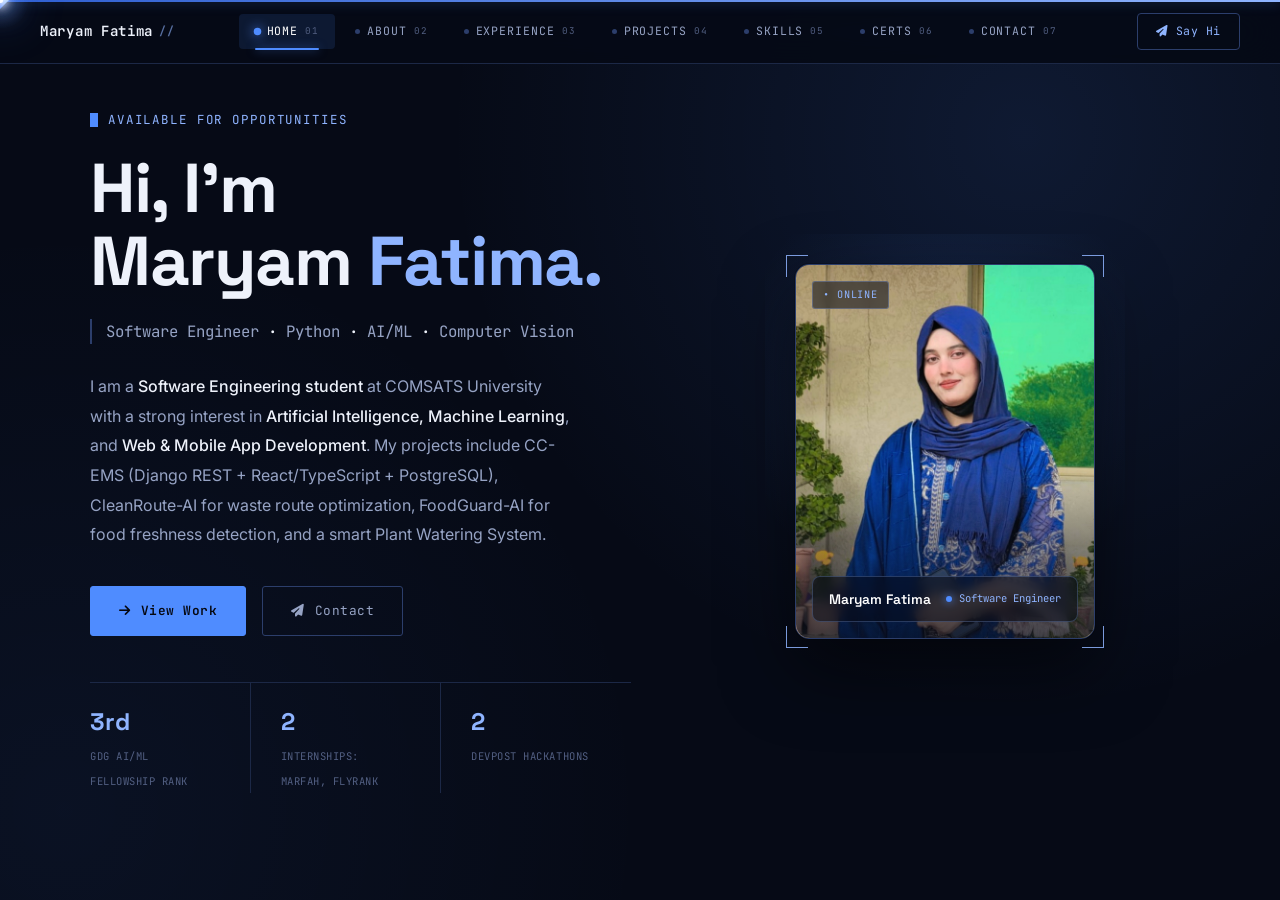
<file: index.html>
<!DOCTYPE html>
<html lang="en">
<head>
<meta charset="UTF-8" />
<meta name="viewport" content="width=device-width, initial-scale=1.0" />
<title>Maryam Fatima — Software Engineer · Python, AI/ML</title>
<link rel="preconnect" href="https://fonts.googleapis.com">
<link href="https://fonts.googleapis.com/css2?family=Space+Grotesk:wght@400;500;600;700&family=JetBrains+Mono:wght@400;500;600&family=Inter:wght@300;400;500;600;700&display=swap" rel="stylesheet">
<link rel="stylesheet" href="https://cdnjs.cloudflare.com/ajax/libs/font-awesome/6.5.0/css/all.min.css" />
<link rel="stylesheet" href="assets/css/style.css" />
</head>
<body>

<div class="cur-wrap" id="curWrap">
  <div class="cur-halo" id="curHalo"></div>
  <div class="cur-orbit" id="curOrbit"></div>
  <div class="cur-core" id="curCore"></div>
</div>
<div class="cur-trail" id="curTrail"><span></span><span></span><span></span>
</div>
<div class="cur-ring2" id="curRing2"></div>
<div class="cur-label" id="curLabel"></div>

<div class="progress-track"><div class="progress-fill"></div></div>

<nav class="topnav">
  <a href="index.html" class="logo"><span class="logo-Maryam Fatima">Maryam Fatima</span><span class="logo-slash">//</span></a>
  <ul class="navlinks" id="navLinks">
    <li><a href="index.html" class="active"><span class="nav-dot"></span> Home <span class="nav-num">01</span></a></li>
    <li><a href="about.html"><span class="nav-dot"></span> About <span class="nav-num">02</span></a></li>
    <li><a href="experience.html"><span class="nav-dot"></span> Experience <span class="nav-num">03</span></a></li>
    <li><a href="projects.html"><span class="nav-dot"></span> Projects <span class="nav-num">04</span></a></li>
    <li><a href="skills.html"><span class="nav-dot"></span> Skills <span class="nav-num">05</span></a></li>
    <li><a href="certifications.html"><span class="nav-dot"></span> Certs <span class="nav-num">06</span></a></li>
    <li><a href="contact.html"><span class="nav-dot"></span> Contact <span class="nav-num">07</span></a></li>
  </ul>
  <button class="menu-toggle" id="menuToggle" aria-label="Toggle menu">
    <span></span><span></span><span></span>
  </button>
  <a href="contact.html" class="nav-cta"><i class="fas fa-paper-plane"></i> Say Hi</a>
</nav>

<div class="page-content home-hero">
  <div class="container">
    <div class="intro-grid">
      <div class="intro-copy">
        <div class="kicker"><span class="blink"></span> AVAILABLE FOR OPPORTUNITIES</div>
        <h1>Hi, I'm<br>Maryam <span class="last">Fatima.</span></h1>
        <div class="role-line">Software Engineer <b>&middot;</b> Python <b>&middot;</b> AI/ML <b>&middot;</b> Computer Vision</div>
        <p class="intro-desc">
          I am a <strong>Software Engineering student</strong> at COMSATS University with a strong interest in
          <strong>Artificial Intelligence, Machine Learning</strong>, and <strong>Web &amp; Mobile App Development</strong>.
          My projects include CC-EMS (Django REST + React/TypeScript + PostgreSQL), CleanRoute-AI for waste
          route optimization, FoodGuard-AI for food freshness detection, and a smart Plant Watering System.
        </p>
        <div class="cta-row">
          <a href="projects.html" class="btn btn-solid magnetic"><i class="fas fa-arrow-right"></i> View Work</a>
          <a href="contact.html" class="btn btn-ghost magnetic"><i class="fas fa-paper-plane"></i> Contact</a>
        </div>
        <div class="metric-row">
          <div class="metric"><b>3rd</b><span>GDG AI/ML FELLOWSHIP RANK</span></div>
          <div class="metric"><b>2</b><span>INTERNSHIPS: MARFAH, FLYRANK</span></div>
          <div class="metric"><b>2</b><span>DEVPOST HACKATHONS</span></div>
        </div>
      </div>
      <div class="intro-visual">
        <div class="avatar-frame magnetic" data-cursor="Hi!" data-magnet-strength="0.15">
          <div class="avatar-glow"></div>
          <span class="av-corner tl"></span>
          <span class="av-corner tr"></span>
          <span class="av-corner bl"></span>
          <span class="av-corner br"></span>
          <div class="avatar-photo">
            <span class="av-tag">&bull; ONLINE</span>
            <img src="assets/images/profile.jpeg" alt="Maryam Fatima" />
            <div class="badge-pill">
              <span class="pname">Maryam Fatima</span>
              <span class="prole"><span class="pulse"></span>Software Engineer</span>
            </div>
          </div>
        </div>
      </div>
    </div>
  </div>
</div>

<script src="assets/js/cursor.js"></script>
</body>
</html>
</file>
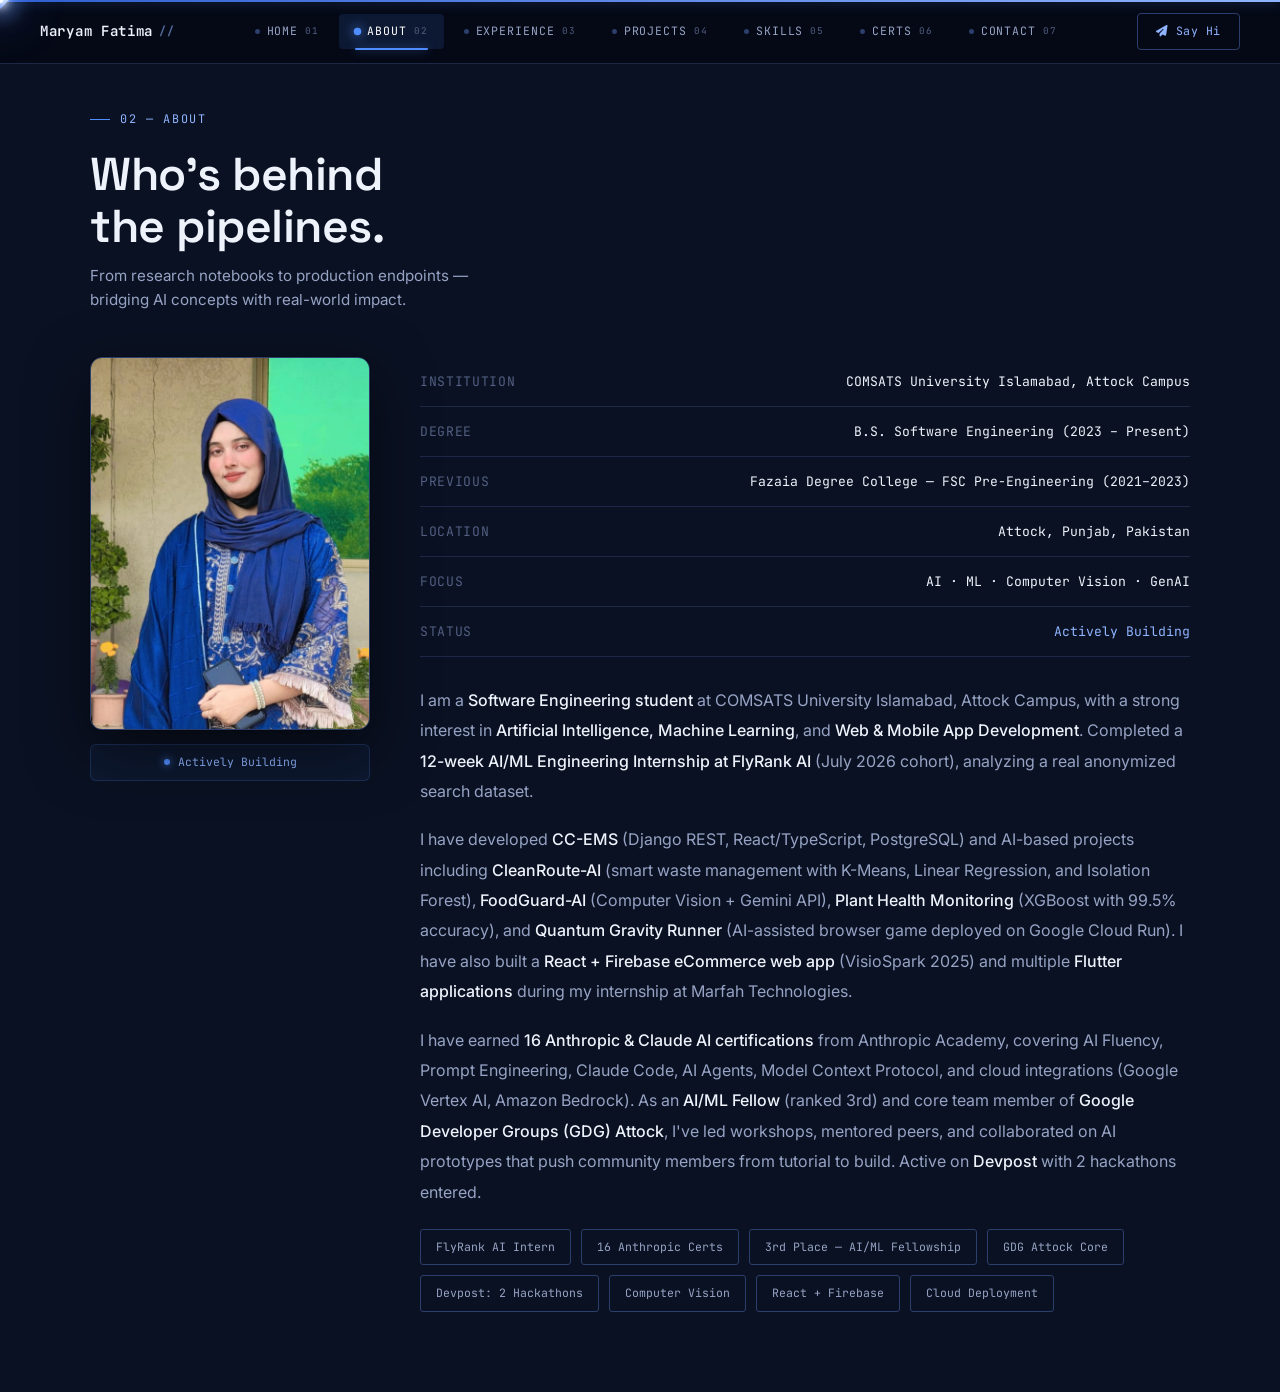
<file: about.html>
<!DOCTYPE html>
<html lang="en">
<head>
<meta charset="UTF-8" />
<meta name="viewport" content="width=device-width, initial-scale=1.0" />
<title>About — Maryam Fatima</title>
<link rel="preconnect" href="https://fonts.googleapis.com">
<link href="https://fonts.googleapis.com/css2?family=Space+Grotesk:wght@400;500;600;700&family=JetBrains+Mono:wght@400;500;600&family=Inter:wght@300;400;500;600;700&display=swap" rel="stylesheet">
<link rel="stylesheet" href="https://cdnjs.cloudflare.com/ajax/libs/font-awesome/6.5.0/css/all.min.css" />
<link rel="stylesheet" href="assets/css/style.css" />
</head>
<body>

<div class="cur-wrap" id="curWrap">
  <div class="cur-halo" id="curHalo"></div>
  <div class="cur-orbit" id="curOrbit"></div>
  <div class="cur-core" id="curCore"></div>
</div>
<div class="cur-trail" id="curTrail"><span></span><span></span><span></span>
</div>
<div class="cur-ring2" id="curRing2"></div>
<div class="cur-label" id="curLabel"></div>

<div class="progress-track"><div class="progress-fill"></div></div>

<nav class="topnav">
  <a href="index.html" class="logo"><span class="logo-Maryam Fatima">Maryam Fatima</span><span class="logo-slash">//</span></a>
  <ul class="navlinks" id="navLinks">
    <li><a href="index.html"><span class="nav-dot"></span> Home <span class="nav-num">01</span></a></li>
    <li><a href="about.html" class="active"><span class="nav-dot"></span> About <span class="nav-num">02</span></a></li>
    <li><a href="experience.html"><span class="nav-dot"></span> Experience <span class="nav-num">03</span></a></li>
    <li><a href="projects.html"><span class="nav-dot"></span> Projects <span class="nav-num">04</span></a></li>
    <li><a href="skills.html"><span class="nav-dot"></span> Skills <span class="nav-num">05</span></a></li>
    <li><a href="certifications.html"><span class="nav-dot"></span> Certs <span class="nav-num">06</span></a></li>
    <li><a href="contact.html"><span class="nav-dot"></span> Contact <span class="nav-num">07</span></a></li>
  </ul>
  <button class="menu-toggle" id="menuToggle" aria-label="Toggle menu">
    <span></span><span></span><span></span>
  </button>
  <a href="contact.html" class="nav-cta"><i class="fas fa-paper-plane"></i> Say Hi</a>
</nav>

<div class="page-content page-about">
  <div class="container">
    <div class="eyebrow">02 &mdash; About</div>
    <div class="sec-head">
      <h2>Who's behind<br>the pipelines.</h2>
      <p>From research notebooks to production endpoints &mdash; bridging AI concepts with real-world impact.</p>
    </div>
    <div class="about-grid">
      <div class="about-photo-wrap">
        <div class="about-photo-frame">
          <div class="about-photo-glow"></div>
          <div class="about-photo-inner">
            <img src="assets/images/profile.jpeg" alt="Maryam Fatima" />
          </div>
          <span class="about-corner tl"></span>
          <span class="about-corner tr"></span>
          <span class="about-corner bl"></span>
          <span class="about-corner br"></span>
        </div>
        <div class="about-photo-tag">
          <span class="pulse"></span> Actively Building
        </div>
      </div>
      <div class="about-right">
        <div class="dossier-meta">
          <div class="row"><span class="k">INSTITUTION</span><span class="v">COMSATS University Islamabad, Attock Campus</span></div>
          <div class="row"><span class="k">DEGREE</span><span class="v">B.S. Software Engineering (2023 &ndash; Present)</span></div>
          <div class="row"><span class="k">PREVIOUS</span><span class="v">Fazaia Degree College &mdash; FSC Pre-Engineering (2021&ndash;2023)</span></div>
          <div class="row"><span class="k">LOCATION</span><span class="v">Attock, Punjab, Pakistan</span></div>
          <div class="row"><span class="k">FOCUS</span><span class="v">AI &middot; ML &middot; Computer Vision &middot; GenAI</span></div>
          <div class="row"><span class="k">STATUS</span><span class="v" style="color:var(--blue-light);">Actively Building</span></div>
        </div>
        <div class="dossier-body">
          <p>
            I am a <strong>Software Engineering student</strong> at COMSATS University Islamabad, Attock Campus,
            with a strong interest in <strong>Artificial Intelligence, Machine Learning</strong>, and
            <strong>Web &amp; Mobile App Development</strong>. Completed a <strong>12-week AI/ML Engineering Internship at FlyRank AI</strong> (July 2026 cohort),
            analyzing a real anonymized search dataset.
          </p>
          <p>
            I have developed <strong>CC-EMS</strong> (Django REST, React/TypeScript, PostgreSQL) and AI-based projects including <strong>CleanRoute-AI</strong> (smart waste management with
            K-Means, Linear Regression, and Isolation Forest), <strong>FoodGuard-AI</strong> (Computer Vision + Gemini API),
            <strong>Plant Health Monitoring</strong> (XGBoost with 99.5% accuracy), and <strong>Quantum Gravity Runner</strong>
            (AI-assisted browser game deployed on Google Cloud Run). I have also built a <strong>React + Firebase eCommerce
            web app</strong> (VisioSpark 2025) and multiple <strong>Flutter applications</strong> during my internship at Marfah Technologies.
          </p>
          <p>
            I have earned <strong>16 Anthropic &amp; Claude AI certifications</strong> from Anthropic Academy, covering
            AI Fluency, Prompt Engineering, Claude Code, AI Agents, Model Context Protocol, and cloud integrations
            (Google Vertex AI, Amazon Bedrock). As an <strong>AI/ML Fellow</strong> (ranked 3rd) and core team member of
            <strong>Google Developer Groups (GDG) Attock</strong>, I've led workshops, mentored peers, and
            collaborated on AI prototypes that push community members from tutorial to build. Active on
            <strong>Devpost</strong> with 2 hackathons entered.
          </p>
          <div class="chip-row">
            <div class="chip magnetic">FlyRank AI Intern</div>
            <div class="chip magnetic">16 Anthropic Certs</div>
            <div class="chip magnetic">3rd Place &mdash; AI/ML Fellowship</div>
            <div class="chip magnetic">GDG Attock Core</div>
            <div class="chip magnetic">Devpost: 2 Hackathons</div>
            <div class="chip magnetic">Computer Vision</div>
            <div class="chip magnetic">React + Firebase</div>
            <div class="chip magnetic">Cloud Deployment</div>
          </div>
        </div>
      </div>
    </div>
  </div>
</div>

<script src="assets/js/cursor.js"></script>
</body>
</html>
</file>
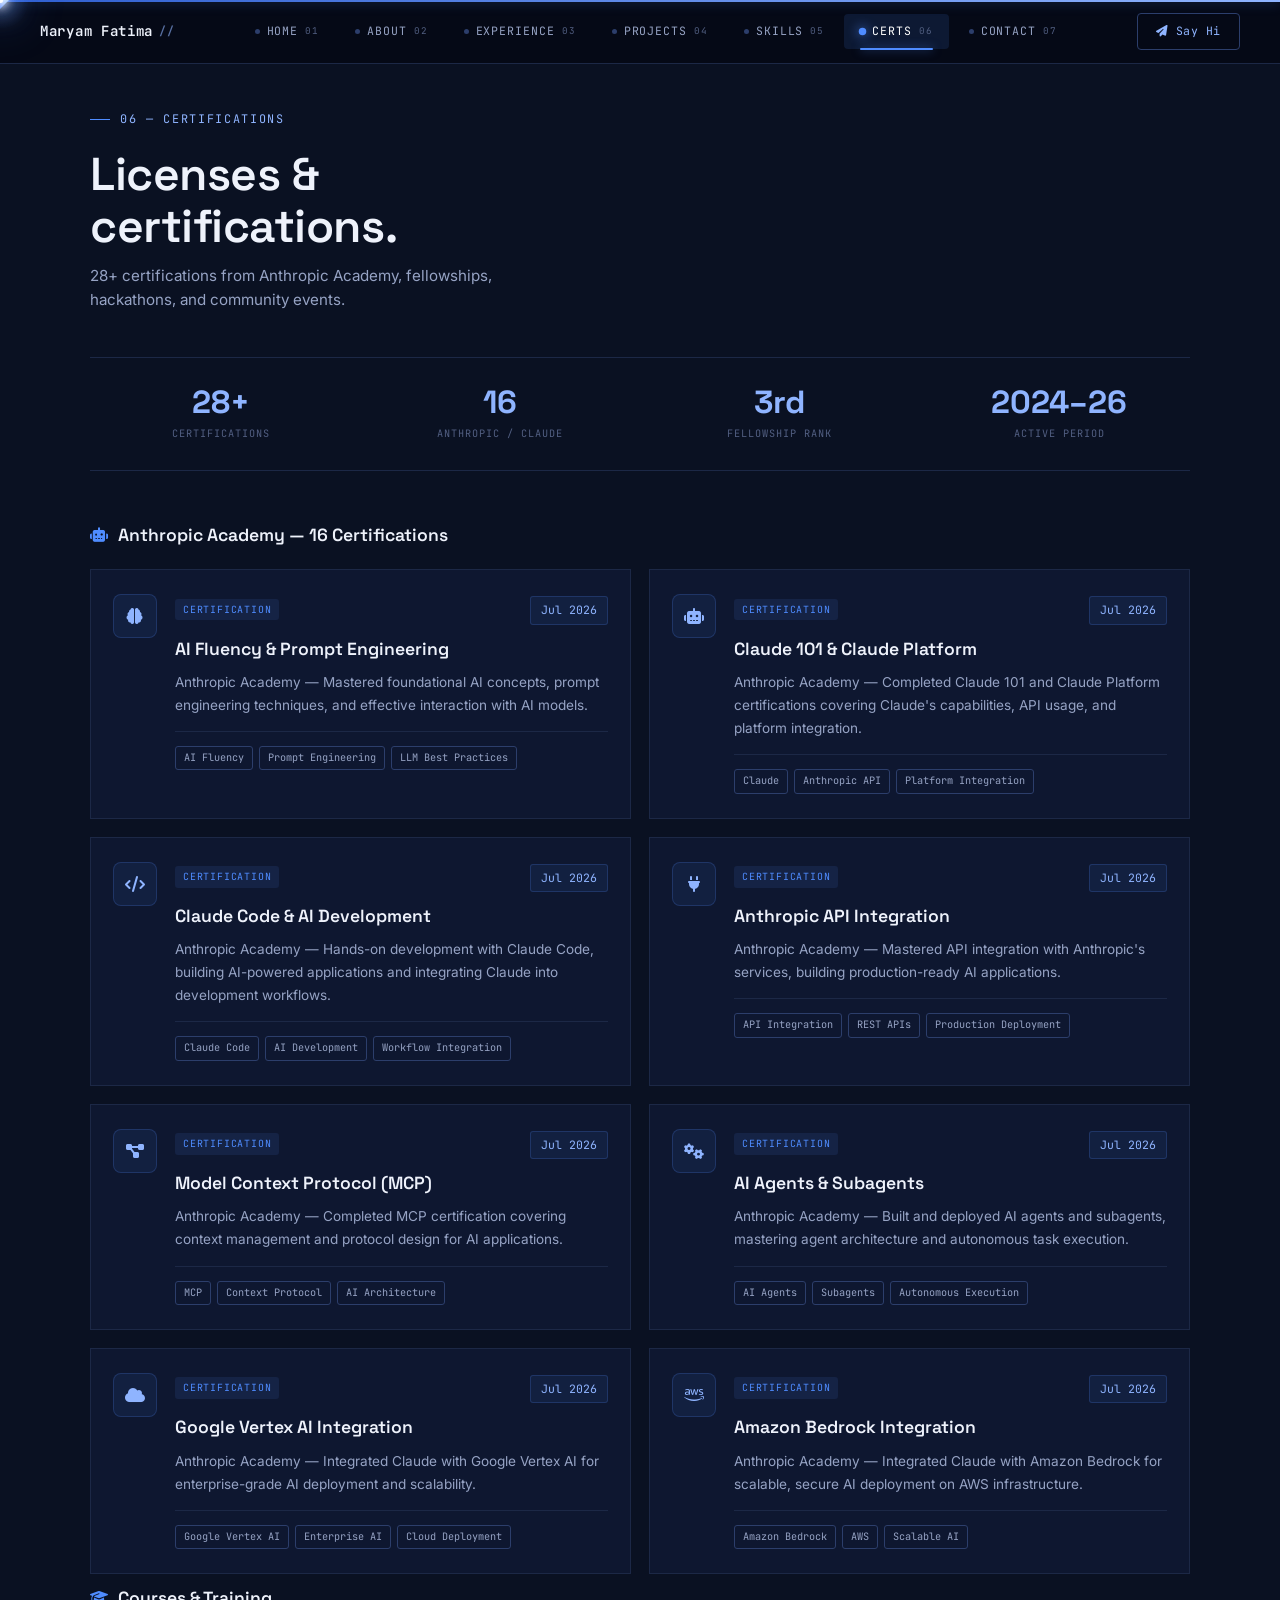
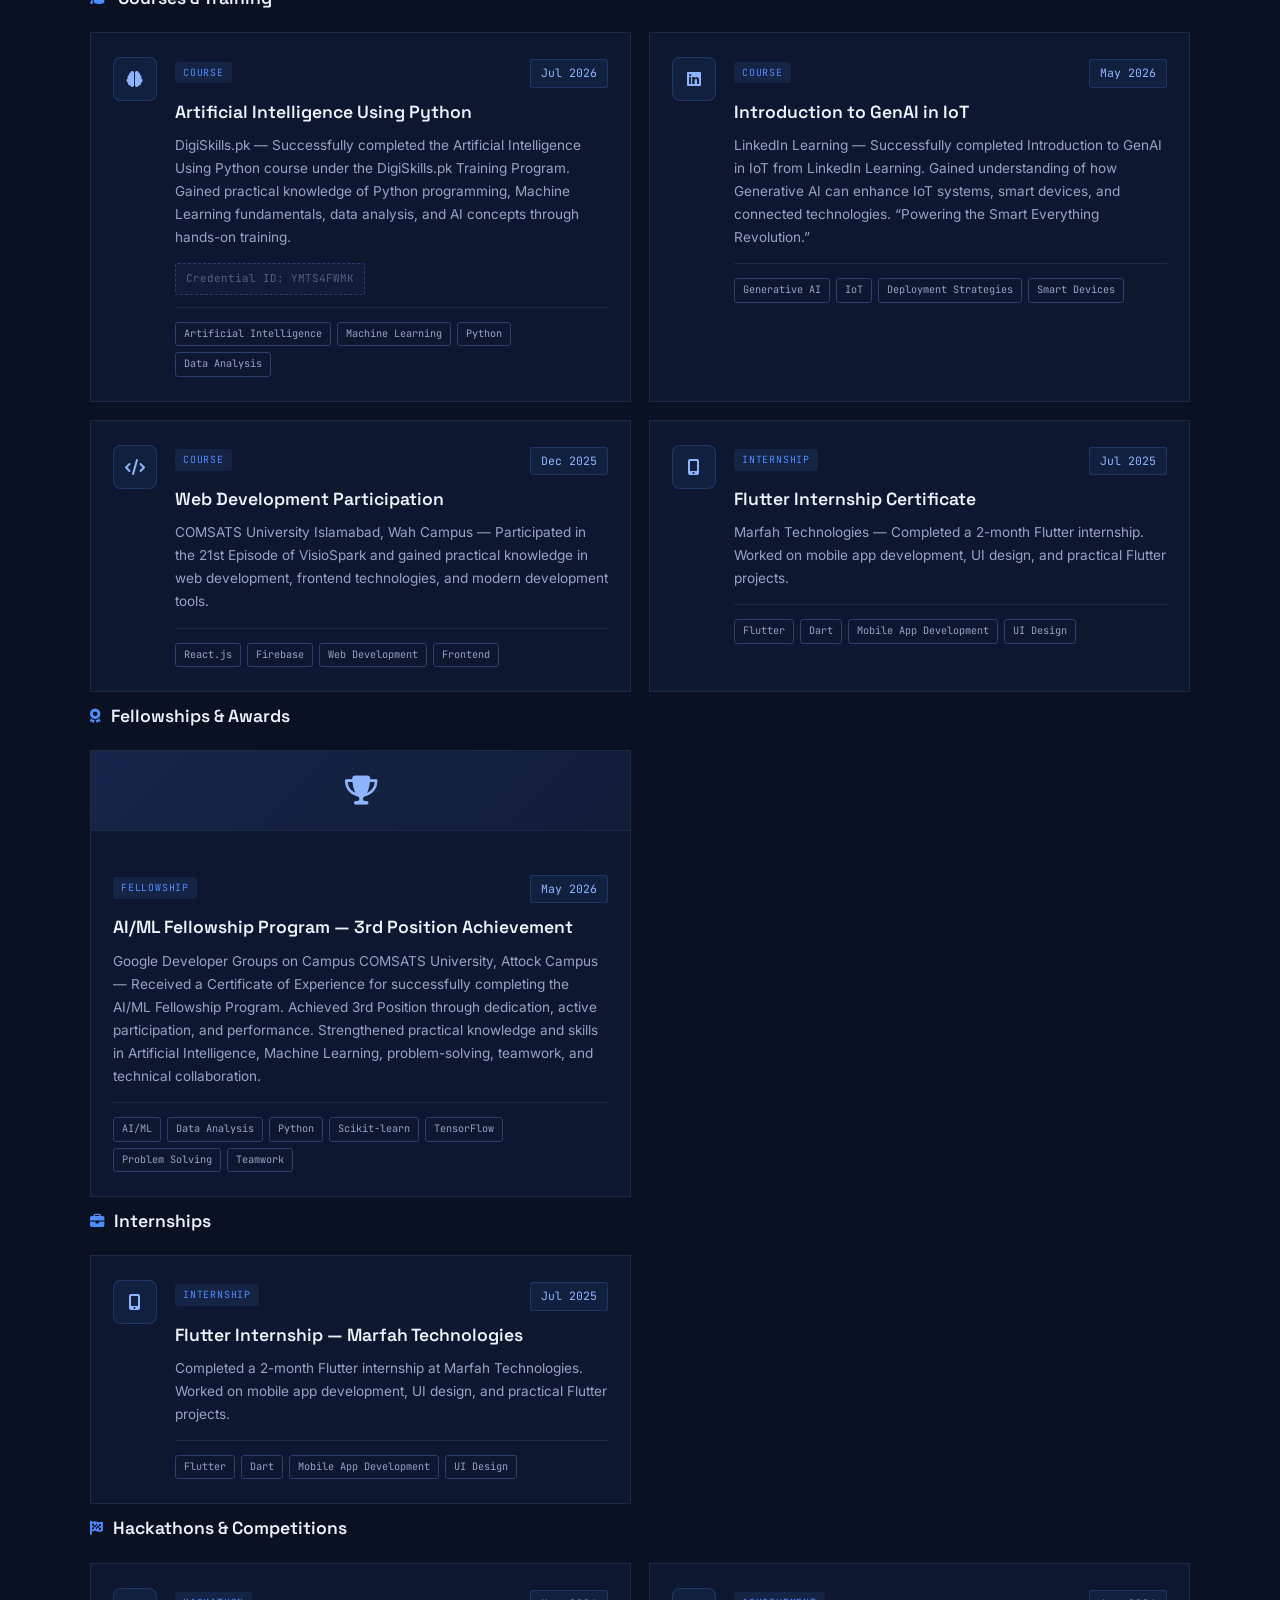
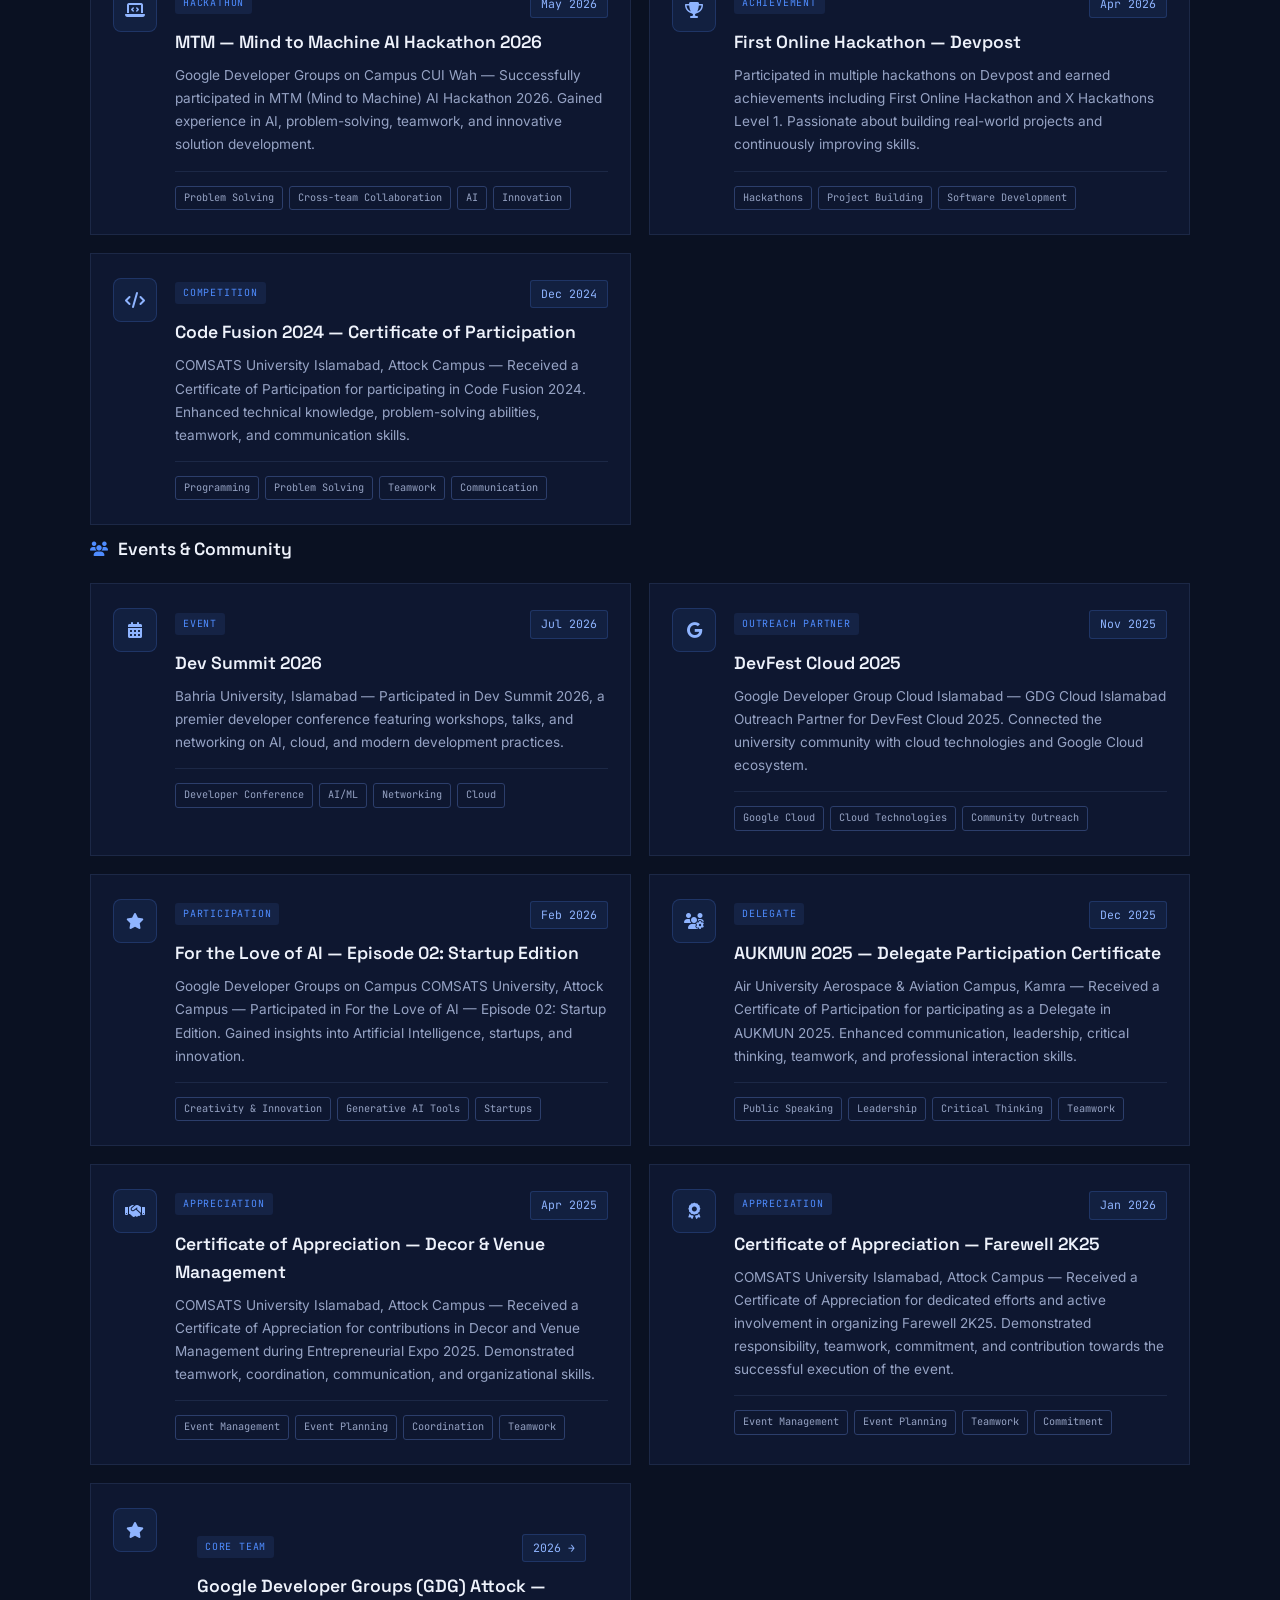
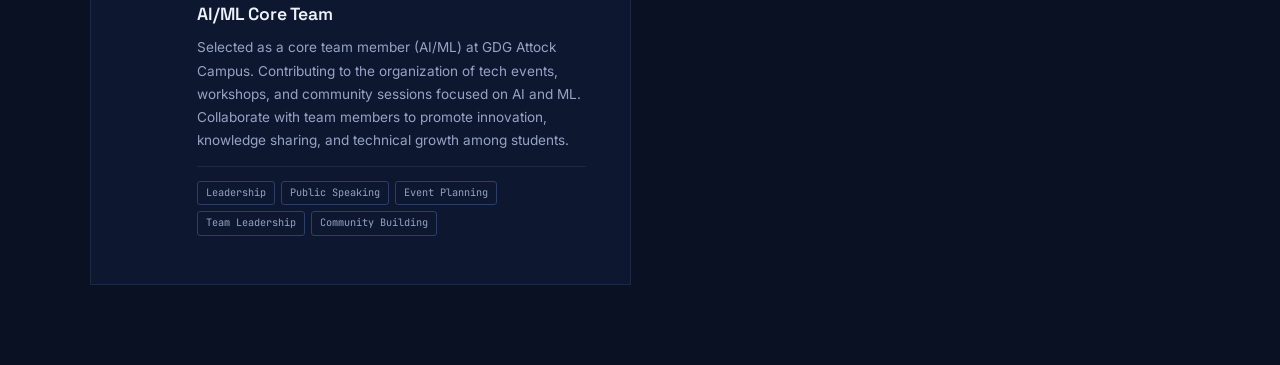
<file: certifications.html>
<!DOCTYPE html>
<html lang="en">
<head>
<meta charset="UTF-8" />
<meta name="viewport" content="width=device-width, initial-scale=1.0" />
<title>Certifications — Maryam Fatima</title>
<link rel="preconnect" href="https://fonts.googleapis.com">
<link href="https://fonts.googleapis.com/css2?family=Space+Grotesk:wght@400;500;600;700&family=JetBrains+Mono:wght@400;500;600&family=Inter:wght@300;400;500;600;700&display=swap" rel="stylesheet">
<link rel="stylesheet" href="https://cdnjs.cloudflare.com/ajax/libs/font-awesome/6.5.0/css/all.min.css" />
<link rel="stylesheet" href="assets/css/style.css" />
</head>
<body>

<div class="cur-wrap" id="curWrap">
  <div class="cur-halo" id="curHalo"></div>
  <div class="cur-orbit" id="curOrbit"></div>
  <div class="cur-core" id="curCore"></div>
</div>
<div class="cur-trail" id="curTrail"><span></span><span></span><span></span>
</div>
<div class="cur-ring2" id="curRing2"></div>
<div class="cur-label" id="curLabel"></div>

<div class="progress-track"><div class="progress-fill"></div></div>

<nav class="topnav">
  <a href="index.html" class="logo"><span class="logo-Maryam Fatima">Maryam Fatima</span><span class="logo-slash">//</span></a>
  <ul class="navlinks" id="navLinks">
    <li><a href="index.html"><span class="nav-dot"></span> Home <span class="nav-num">01</span></a></li>
    <li><a href="about.html"><span class="nav-dot"></span> About <span class="nav-num">02</span></a></li>
    <li><a href="experience.html"><span class="nav-dot"></span> Experience <span class="nav-num">03</span></a></li>
    <li><a href="projects.html"><span class="nav-dot"></span> Projects <span class="nav-num">04</span></a></li>
    <li><a href="skills.html"><span class="nav-dot"></span> Skills <span class="nav-num">05</span></a></li>
    <li><a href="certifications.html" class="active"><span class="nav-dot"></span> Certs <span class="nav-num">06</span></a></li>
    <li><a href="contact.html"><span class="nav-dot"></span> Contact <span class="nav-num">07</span></a></li>
  </ul>
  <button class="menu-toggle" id="menuToggle" aria-label="Toggle menu">
    <span></span><span></span><span></span>
  </button>
  <a href="contact.html" class="nav-cta"><i class="fas fa-paper-plane"></i> Say Hi</a>
</nav>

<div class="page-content page-certs">
  <div class="container">
    <div class="eyebrow">06 &mdash; Certifications</div>
    <div class="sec-head">
      <h2>Licenses &amp;<br>certifications.</h2>
      <p>28+ certifications from Anthropic Academy, fellowships, hackathons, and community events.</p>
    </div>

    <!-- Stats Row -->
    <div class="cert-stats">
      <div class="cert-stat">
        <span class="cert-stat-num">28+</span>
        <span class="cert-stat-label">CERTIFICATIONS</span>
      </div>
      <div class="cert-stat">
        <span class="cert-stat-num">16</span>
        <span class="cert-stat-label">ANTHROPIC / CLAUDE</span>
      </div>
      <div class="cert-stat">
        <span class="cert-stat-num">3rd</span>
        <span class="cert-stat-label">FELLOWSHIP RANK</span>
      </div>
      <div class="cert-stat">
        <span class="cert-stat-num">2024&ndash;26</span>
        <span class="cert-stat-label">ACTIVE PERIOD</span>
      </div>
    </div>

    <!-- Anthropic Academy -->
    <div class="cert-section-head">
      <h3><i class="fas fa-robot"></i> Anthropic Academy &mdash; 16 Certifications</h3>
    </div>
    <div class="cert-grid">
      <div class="cert-card magnetic" data-cursor="View">
        <div class="cert-icon"><i class="fas fa-brain"></i></div>
        <div class="cert-body">
          <div class="cert-meta">
            <span class="cert-tag">CERTIFICATION</span>
            <span class="cert-year">Jul 2026</span>
          </div>
          <h4>AI Fluency &amp; Prompt Engineering</h4>
          <p class="cert-desc">Anthropic Academy &mdash; Mastered foundational AI concepts, prompt engineering techniques, and effective interaction with AI models.</p>
          <div class="cert-skills">
            <span>AI Fluency</span><span>Prompt Engineering</span><span>LLM Best Practices</span>
          </div>
        </div>
      </div>
      <div class="cert-card magnetic" data-cursor="View">
        <div class="cert-icon"><i class="fas fa-robot"></i></div>
        <div class="cert-body">
          <div class="cert-meta">
            <span class="cert-tag">CERTIFICATION</span>
            <span class="cert-year">Jul 2026</span>
          </div>
          <h4>Claude 101 &amp; Claude Platform</h4>
          <p class="cert-desc">Anthropic Academy &mdash; Completed Claude 101 and Claude Platform certifications covering Claude's capabilities, API usage, and platform integration.</p>
          <div class="cert-skills">
            <span>Claude</span><span>Anthropic API</span><span>Platform Integration</span>
          </div>
        </div>
      </div>
      <div class="cert-card magnetic" data-cursor="View">
        <div class="cert-icon"><i class="fas fa-code"></i></div>
        <div class="cert-body">
          <div class="cert-meta">
            <span class="cert-tag">CERTIFICATION</span>
            <span class="cert-year">Jul 2026</span>
          </div>
          <h4>Claude Code &amp; AI Development</h4>
          <p class="cert-desc">Anthropic Academy &mdash; Hands-on development with Claude Code, building AI-powered applications and integrating Claude into development workflows.</p>
          <div class="cert-skills">
            <span>Claude Code</span><span>AI Development</span><span>Workflow Integration</span>
          </div>
        </div>
      </div>
      <div class="cert-card magnetic" data-cursor="View">
        <div class="cert-icon"><i class="fas fa-plug"></i></div>
        <div class="cert-body">
          <div class="cert-meta">
            <span class="cert-tag">CERTIFICATION</span>
            <span class="cert-year">Jul 2026</span>
          </div>
          <h4>Anthropic API Integration</h4>
          <p class="cert-desc">Anthropic Academy &mdash; Mastered API integration with Anthropic's services, building production-ready AI applications.</p>
          <div class="cert-skills">
            <span>API Integration</span><span>REST APIs</span><span>Production Deployment</span>
          </div>
        </div>
      </div>
      <div class="cert-card magnetic" data-cursor="View">
        <div class="cert-icon"><i class="fas fa-project-diagram"></i></div>
        <div class="cert-body">
          <div class="cert-meta">
            <span class="cert-tag">CERTIFICATION</span>
            <span class="cert-year">Jul 2026</span>
          </div>
          <h4>Model Context Protocol (MCP)</h4>
          <p class="cert-desc">Anthropic Academy &mdash; Completed MCP certification covering context management and protocol design for AI applications.</p>
          <div class="cert-skills">
            <span>MCP</span><span>Context Protocol</span><span>AI Architecture</span>
          </div>
        </div>
      </div>
      <div class="cert-card magnetic" data-cursor="View">
        <div class="cert-icon"><i class="fas fa-cogs"></i></div>
        <div class="cert-body">
          <div class="cert-meta">
            <span class="cert-tag">CERTIFICATION</span>
            <span class="cert-year">Jul 2026</span>
          </div>
          <h4>AI Agents &amp; Subagents</h4>
          <p class="cert-desc">Anthropic Academy &mdash; Built and deployed AI agents and subagents, mastering agent architecture and autonomous task execution.</p>
          <div class="cert-skills">
            <span>AI Agents</span><span>Subagents</span><span>Autonomous Execution</span>
          </div>
        </div>
      </div>
      <div class="cert-card magnetic" data-cursor="View">
        <div class="cert-icon"><i class="fas fa-cloud"></i></div>
        <div class="cert-body">
          <div class="cert-meta">
            <span class="cert-tag">CERTIFICATION</span>
            <span class="cert-year">Jul 2026</span>
          </div>
          <h4>Google Vertex AI Integration</h4>
          <p class="cert-desc">Anthropic Academy &mdash; Integrated Claude with Google Vertex AI for enterprise-grade AI deployment and scalability.</p>
          <div class="cert-skills">
            <span>Google Vertex AI</span><span>Enterprise AI</span><span>Cloud Deployment</span>
          </div>
        </div>
      </div>
      <div class="cert-card magnetic" data-cursor="View">
        <div class="cert-icon"><i class="fab fa-aws"></i></div>
        <div class="cert-body">
          <div class="cert-meta">
            <span class="cert-tag">CERTIFICATION</span>
            <span class="cert-year">Jul 2026</span>
          </div>
          <h4>Amazon Bedrock Integration</h4>
          <p class="cert-desc">Anthropic Academy &mdash; Integrated Claude with Amazon Bedrock for scalable, secure AI deployment on AWS infrastructure.</p>
          <div class="cert-skills">
            <span>Amazon Bedrock</span><span>AWS</span><span>Scalable AI</span>
          </div>
        </div>
      </div>
    </div>

    <!-- Courses & Training -->
    <div class="cert-section-head">
      <h3><i class="fas fa-graduation-cap"></i> Courses &amp; Training</h3>
    </div>
    <div class="cert-grid">
      <div class="cert-card magnetic" data-cursor="View">
        <div class="cert-icon"><i class="fas fa-brain"></i></div>
        <div class="cert-body">
          <div class="cert-meta">
            <span class="cert-tag">COURSE</span>
            <span class="cert-year">Jul 2026</span>
          </div>
          <h4>Artificial Intelligence Using Python</h4>
          <p class="cert-desc">DigiSkills.pk &mdash; Successfully completed the Artificial Intelligence Using Python course under the DigiSkills.pk Training Program. Gained practical knowledge of Python programming, Machine Learning fundamentals, data analysis, and AI concepts through hands-on training.</p>
          <div class="cert-id">Credential ID: YMTS4FWMK</div>
          <div class="cert-skills">
            <span>Artificial Intelligence</span><span>Machine Learning</span><span>Python</span><span>Data Analysis</span>
          </div>
        </div>
      </div>
      <div class="cert-card magnetic" data-cursor="View">
        <div class="cert-icon"><i class="fab fa-linkedin"></i></div>
        <div class="cert-body">
          <div class="cert-meta">
            <span class="cert-tag">COURSE</span>
            <span class="cert-year">May 2026</span>
          </div>
          <h4>Introduction to GenAI in IoT</h4>
          <p class="cert-desc">LinkedIn Learning &mdash; Successfully completed Introduction to GenAI in IoT from LinkedIn Learning. Gained understanding of how Generative AI can enhance IoT systems, smart devices, and connected technologies. &ldquo;Powering the Smart Everything Revolution.&rdquo;</p>
          <div class="cert-skills">
            <span>Generative AI</span><span>IoT</span><span>Deployment Strategies</span><span>Smart Devices</span>
          </div>
        </div>
      </div>
      <div class="cert-card magnetic" data-cursor="View">
        <div class="cert-icon"><i class="fas fa-code"></i></div>
        <div class="cert-body">
          <div class="cert-meta">
            <span class="cert-tag">COURSE</span>
            <span class="cert-year">Dec 2025</span>
          </div>
          <h4>Web Development Participation</h4>
          <p class="cert-desc">COMSATS University Islamabad, Wah Campus &mdash; Participated in the 21st Episode of VisioSpark and gained practical knowledge in web development, frontend technologies, and modern development tools.</p>
          <div class="cert-skills">
            <span>React.js</span><span>Firebase</span><span>Web Development</span><span>Frontend</span>
          </div>
        </div>
      </div>
      <div class="cert-card magnetic" data-cursor="View">
        <div class="cert-icon"><i class="fas fa-mobile-alt"></i></div>
        <div class="cert-body">
          <div class="cert-meta">
            <span class="cert-tag">INTERNSHIP</span>
            <span class="cert-year">Jul 2025</span>
          </div>
          <h4>Flutter Internship Certificate</h4>
          <p class="cert-desc">Marfah Technologies &mdash; Completed a 2-month Flutter internship. Worked on mobile app development, UI design, and practical Flutter projects.</p>
          <div class="cert-skills">
            <span>Flutter</span><span>Dart</span><span>Mobile App Development</span><span>UI Design</span>
          </div>
        </div>
      </div>
    </div>

    <!-- Fellowships & Awards -->
    <div class="cert-section-head">
      <h3><i class="fas fa-award"></i> Fellowships &amp; Awards</h3>
    </div>
    <div class="cert-grid cert-grid-featured">
      <div class="cert-card cert-card-lg magnetic" data-cursor="View">
        <div class="cert-badge"><i class="fas fa-trophy"></i></div>
        <div class="cert-body">
          <div class="cert-meta">
            <span class="cert-tag">FELLOWSHIP</span>
            <span class="cert-year">May 2026</span>
          </div>
          <h4>AI/ML Fellowship Program &mdash; 3rd Position Achievement</h4>
          <p class="cert-desc">Google Developer Groups on Campus COMSATS University, Attock Campus &mdash; Received a Certificate of Experience for successfully completing the AI/ML Fellowship Program. Achieved 3rd Position through dedication, active participation, and performance. Strengthened practical knowledge and skills in Artificial Intelligence, Machine Learning, problem-solving, teamwork, and technical collaboration.</p>
          <div class="cert-skills">
            <span>AI/ML</span><span>Data Analysis</span><span>Python</span><span>Scikit-learn</span><span>TensorFlow</span><span>Problem Solving</span><span>Teamwork</span>
          </div>
        </div>
      </div>
    </div>

    <!-- Internships -->
    <div class="cert-section-head">
      <h3><i class="fas fa-briefcase"></i> Internships</h3>
    </div>
    <div class="cert-grid">
      <div class="cert-card magnetic" data-cursor="View">
        <div class="cert-icon"><i class="fas fa-mobile-alt"></i></div>
        <div class="cert-body">
          <div class="cert-meta">
            <span class="cert-tag">INTERNSHIP</span>
            <span class="cert-year">Jul 2025</span>
          </div>
          <h4>Flutter Internship &mdash; Marfah Technologies</h4>
          <p class="cert-desc">Completed a 2-month Flutter internship at Marfah Technologies. Worked on mobile app development, UI design, and practical Flutter projects.</p>
          <div class="cert-skills">
            <span>Flutter</span><span>Dart</span><span>Mobile App Development</span><span>UI Design</span>
          </div>
        </div>
      </div>
    </div>

    <!-- Hackathons & Competitions -->
    <div class="cert-section-head">
      <h3><i class="fas fa-flag-checkered"></i> Hackathons &amp; Competitions</h3>
    </div>
    <div class="cert-grid">
      <div class="cert-card magnetic" data-cursor="View">
        <div class="cert-icon"><i class="fas fa-laptop-code"></i></div>
        <div class="cert-body">
          <div class="cert-meta">
            <span class="cert-tag">HACKATHON</span>
            <span class="cert-year">May 2026</span>
          </div>
          <h4>MTM &mdash; Mind to Machine AI Hackathon 2026</h4>
          <p class="cert-desc">Google Developer Groups on Campus CUI Wah &mdash; Successfully participated in MTM (Mind to Machine) AI Hackathon 2026. Gained experience in AI, problem-solving, teamwork, and innovative solution development.</p>
          <div class="cert-skills">
            <span>Problem Solving</span><span>Cross-team Collaboration</span><span>AI</span><span>Innovation</span>
          </div>
        </div>
      </div>
      <div class="cert-card magnetic" data-cursor="View">
        <div class="cert-icon"><i class="fas fa-trophy"></i></div>
        <div class="cert-body">
          <div class="cert-meta">
            <span class="cert-tag">ACHIEVEMENT</span>
            <span class="cert-year">Apr 2026</span>
          </div>
          <h4>First Online Hackathon &mdash; Devpost</h4>
          <p class="cert-desc">Participated in multiple hackathons on Devpost and earned achievements including First Online Hackathon and X Hackathons Level 1. Passionate about building real-world projects and continuously improving skills.</p>
          <div class="cert-skills">
            <span>Hackathons</span><span>Project Building</span><span>Software Development</span>
          </div>
        </div>
      </div>
      <div class="cert-card magnetic" data-cursor="View">
        <div class="cert-icon"><i class="fas fa-code"></i></div>
        <div class="cert-body">
          <div class="cert-meta">
            <span class="cert-tag">COMPETITION</span>
            <span class="cert-year">Dec 2024</span>
          </div>
          <h4>Code Fusion 2024 &mdash; Certificate of Participation</h4>
          <p class="cert-desc">COMSATS University Islamabad, Attock Campus &mdash; Received a Certificate of Participation for participating in Code Fusion 2024. Enhanced technical knowledge, problem-solving abilities, teamwork, and communication skills.</p>
          <div class="cert-skills">
            <span>Programming</span><span>Problem Solving</span><span>Teamwork</span><span>Communication</span>
          </div>
        </div>
      </div>
    </div>

    <!-- Events & Community -->
    <div class="cert-section-head">
      <h3><i class="fas fa-users"></i> Events &amp; Community</h3>
    </div>
    <div class="cert-grid">
      <div class="cert-card magnetic" data-cursor="View">
        <div class="cert-icon"><i class="fas fa-calendar-alt"></i></div>
        <div class="cert-body">
          <div class="cert-meta">
            <span class="cert-tag">EVENT</span>
            <span class="cert-year">Jul 2026</span>
          </div>
          <h4>Dev Summit 2026</h4>
          <p class="cert-desc">Bahria University, Islamabad &mdash; Participated in Dev Summit 2026, a premier developer conference featuring workshops, talks, and networking on AI, cloud, and modern development practices.</p>
          <div class="cert-skills">
            <span>Developer Conference</span><span>AI/ML</span><span>Networking</span><span>Cloud</span>
          </div>
        </div>
      </div>
      <div class="cert-card magnetic" data-cursor="View">
        <div class="cert-icon"><i class="fab fa-google"></i></div>
        <div class="cert-body">
          <div class="cert-meta">
            <span class="cert-tag">OUTREACH PARTNER</span>
            <span class="cert-year">Nov 2025</span>
          </div>
          <h4>DevFest Cloud 2025</h4>
          <p class="cert-desc">Google Developer Group Cloud Islamabad &mdash; GDG Cloud Islamabad Outreach Partner for DevFest Cloud 2025. Connected the university community with cloud technologies and Google Cloud ecosystem.</p>
          <div class="cert-skills">
            <span>Google Cloud</span><span>Cloud Technologies</span><span>Community Outreach</span>
          </div>
        </div>
      </div>
      <div class="cert-card magnetic" data-cursor="View">
        <div class="cert-icon"><i class="fas fa-star"></i></div>
        <div class="cert-body">
          <div class="cert-meta">
            <span class="cert-tag">PARTICIPATION</span>
            <span class="cert-year">Feb 2026</span>
          </div>
          <h4>For the Love of AI &mdash; Episode 02: Startup Edition</h4>
          <p class="cert-desc">Google Developer Groups on Campus COMSATS University, Attock Campus &mdash; Participated in For the Love of AI &mdash; Episode 02: Startup Edition. Gained insights into Artificial Intelligence, startups, and innovation.</p>
          <div class="cert-skills">
            <span>Creativity &amp; Innovation</span><span>Generative AI Tools</span><span>Startups</span>
          </div>
        </div>
      </div>
      <div class="cert-card magnetic" data-cursor="View">
        <div class="cert-icon"><i class="fas fa-users-cog"></i></div>
        <div class="cert-body">
          <div class="cert-meta">
            <span class="cert-tag">DELEGATE</span>
            <span class="cert-year">Dec 2025</span>
          </div>
          <h4>AUKMUN 2025 &mdash; Delegate Participation Certificate</h4>
          <p class="cert-desc">Air University Aerospace &amp; Aviation Campus, Kamra &mdash; Received a Certificate of Participation for participating as a Delegate in AUKMUN 2025. Enhanced communication, leadership, critical thinking, teamwork, and professional interaction skills.</p>
          <div class="cert-skills">
            <span>Public Speaking</span><span>Leadership</span><span>Critical Thinking</span><span>Teamwork</span>
          </div>
        </div>
      </div>
      <div class="cert-card magnetic" data-cursor="View">
        <div class="cert-icon"><i class="fas fa-handshake"></i></div>
        <div class="cert-body">
          <div class="cert-meta">
            <span class="cert-tag">APPRECIATION</span>
            <span class="cert-year">Apr 2025</span>
          </div>
          <h4>Certificate of Appreciation &mdash; Decor &amp; Venue Management</h4>
          <p class="cert-desc">COMSATS University Islamabad, Attock Campus &mdash; Received a Certificate of Appreciation for contributions in Decor and Venue Management during Entrepreneurial Expo 2025. Demonstrated teamwork, coordination, communication, and organizational skills.</p>
          <div class="cert-skills">
            <span>Event Management</span><span>Event Planning</span><span>Coordination</span><span>Teamwork</span>
          </div>
        </div>
      </div>
      <div class="cert-card magnetic" data-cursor="View">
        <div class="cert-icon"><i class="fas fa-award"></i></div>
        <div class="cert-body">
          <div class="cert-meta">
            <span class="cert-tag">APPRECIATION</span>
            <span class="cert-year">Jan 2026</span>
          </div>
          <h4>Certificate of Appreciation &mdash; Farewell 2K25</h4>
          <p class="cert-desc">COMSATS University Islamabad, Attock Campus &mdash; Received a Certificate of Appreciation for dedicated efforts and active involvement in organizing Farewell 2K25. Demonstrated responsibility, teamwork, commitment, and contribution towards the successful execution of the event.</p>
          <div class="cert-skills">
            <span>Event Management</span><span>Event Planning</span><span>Teamwork</span><span>Commitment</span>
          </div>
        </div>
      </div>
      <div class="cert-card cert-card-wide magnetic" data-cursor="View">
        <div class="cert-icon"><i class="fas fa-star"></i></div>
        <div class="cert-body">
          <div class="cert-meta">
            <span class="cert-tag">CORE TEAM</span>
            <span class="cert-year">2026 &rarr;</span>
          </div>
          <h4>Google Developer Groups (GDG) Attock &mdash; AI/ML Core Team</h4>
          <p class="cert-desc">Selected as a core team member (AI/ML) at GDG Attock Campus. Contributing to the organization of tech events, workshops, and community sessions focused on AI and ML. Collaborate with team members to promote innovation, knowledge sharing, and technical growth among students.</p>
          <div class="cert-skills">
            <span>Leadership</span><span>Public Speaking</span><span>Event Planning</span><span>Team Leadership</span><span>Community Building</span>
          </div>
        </div>
      </div>
    </div>

  </div>
</div>

<script src="assets/js/cursor.js"></script>
</body>
</html>
</file>
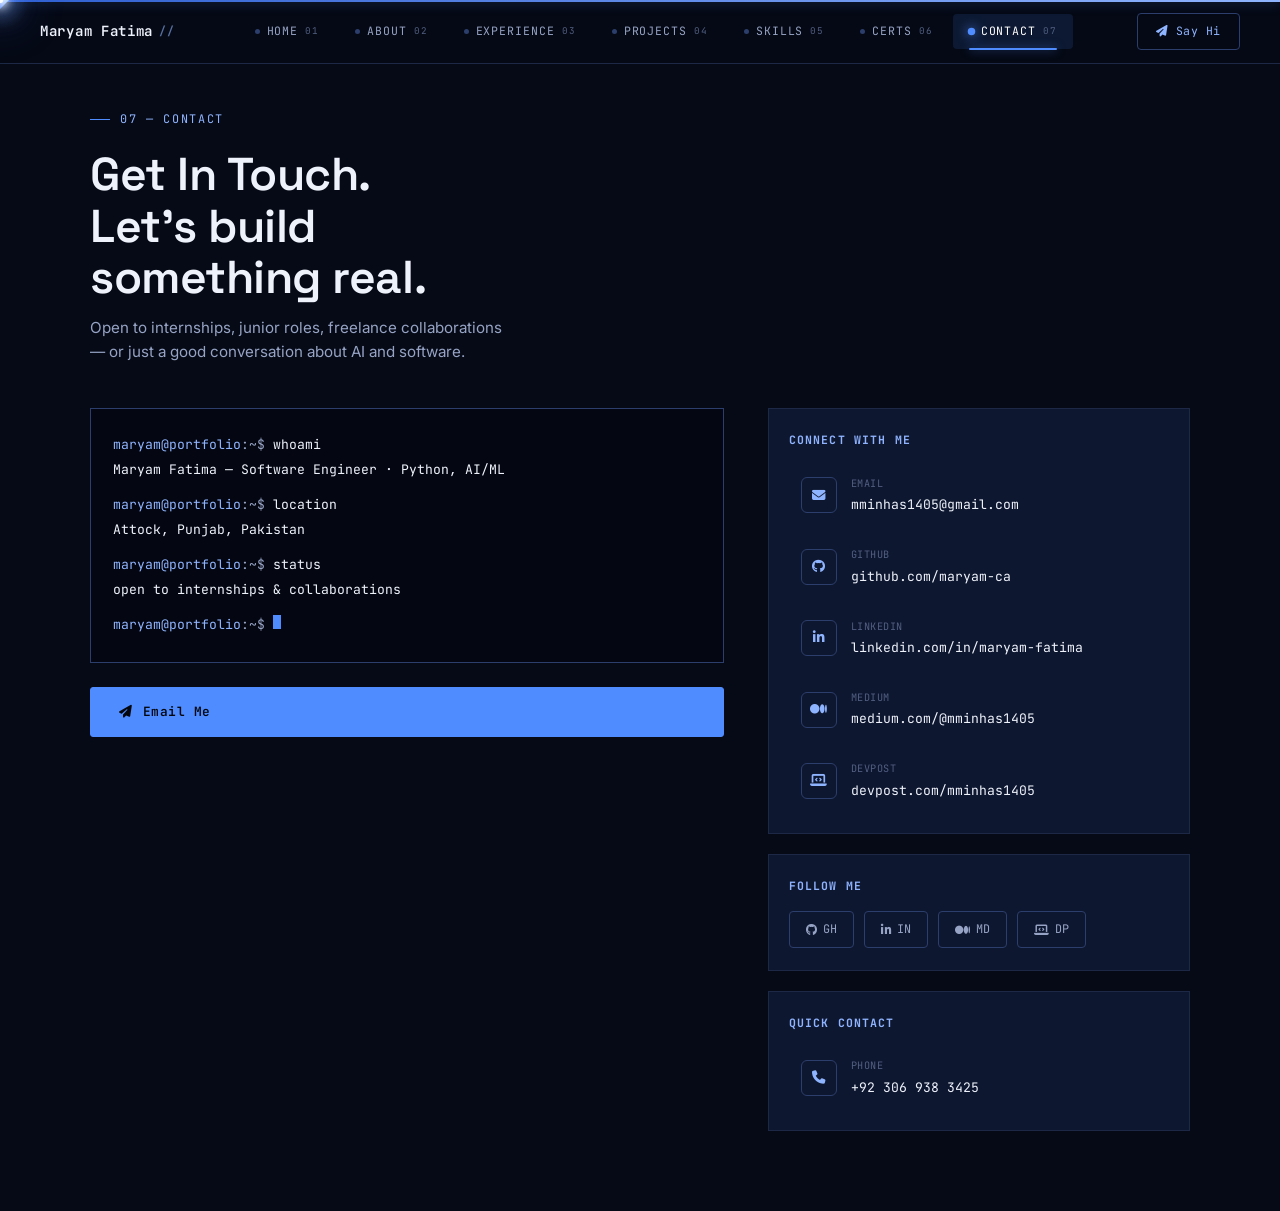
<file: contact.html>
<!DOCTYPE html>
<html lang="en">
<head>
<meta charset="UTF-8" />
<meta name="viewport" content="width=device-width, initial-scale=1.0" />
<title>Contact — Maryam Fatima</title>
<link rel="preconnect" href="https://fonts.googleapis.com">
<link href="https://fonts.googleapis.com/css2?family=Space+Grotesk:wght@400;500;600;700&family=JetBrains+Mono:wght@400;500;600&family=Inter:wght@300;400;500;600;700&display=swap" rel="stylesheet">
<link rel="stylesheet" href="https://cdnjs.cloudflare.com/ajax/libs/font-awesome/6.5.0/css/all.min.css" />
<link rel="stylesheet" href="assets/css/style.css" />
</head>
<body>

<div class="cur-wrap" id="curWrap">
  <div class="cur-halo" id="curHalo"></div>
  <div class="cur-orbit" id="curOrbit"></div>
  <div class="cur-core" id="curCore"></div>
</div>
<div class="cur-trail" id="curTrail"><span></span><span></span><span></span>
</div>
<div class="cur-ring2" id="curRing2"></div>
<div class="cur-label" id="curLabel"></div>

<div class="progress-track"><div class="progress-fill"></div></div>

<nav class="topnav">
  <a href="index.html" class="logo"><span class="logo-Maryam Fatima">Maryam Fatima</span><span class="logo-slash">//</span></a>
  <ul class="navlinks" id="navLinks">
    <li><a href="index.html"><span class="nav-dot"></span> Home <span class="nav-num">01</span></a></li>
    <li><a href="about.html"><span class="nav-dot"></span> About <span class="nav-num">02</span></a></li>
    <li><a href="experience.html"><span class="nav-dot"></span> Experience <span class="nav-num">03</span></a></li>
    <li><a href="projects.html"><span class="nav-dot"></span> Projects <span class="nav-num">04</span></a></li>
    <li><a href="skills.html"><span class="nav-dot"></span> Skills <span class="nav-num">05</span></a></li>
    <li><a href="certifications.html"><span class="nav-dot"></span> Certs <span class="nav-num">06</span></a></li>
    <li><a href="contact.html" class="active"><span class="nav-dot"></span> Contact <span class="nav-num">07</span></a></li>
  </ul>
  <button class="menu-toggle" id="menuToggle" aria-label="Toggle menu">
    <span></span><span></span><span></span>
  </button>
  <a href="contact.html" class="nav-cta"><i class="fas fa-paper-plane"></i> Say Hi</a>
</nav>

<div class="page-content page-contact">
  <div class="container">
    <div class="eyebrow">07 &mdash; Contact</div>
    <div class="sec-head">
      <h2>Get In Touch.<br>Let's build<br>something real.</h2>
      <p>Open to internships, junior roles, freelance collaborations &mdash; or just a good conversation about AI and software.</p>
    </div>
    <div class="contact-panel">
      <div class="contact-form-wrap">
        <div class="terminal">
          <div><span class="p1">maryam@portfolio</span><span class="p2">:~$</span> whoami</div>
          <div class="out">Maryam Fatima &mdash; Software Engineer &middot; Python, AI/ML</div>
          <div style="margin-top:10px;"><span class="p1">maryam@portfolio</span><span class="p2">:~$</span> location</div>
          <div class="out">Attock, Punjab, Pakistan</div>
          <div style="margin-top:10px;"><span class="p1">maryam@portfolio</span><span class="p2">:~$</span> status</div>
          <div class="out">open to internships &amp; collaborations</div>
          <div style="margin-top:10px;"><span class="p1">maryam@portfolio</span><span class="p2">:~$</span> <span class="blink"></span></div>
        </div>
        <div class="contact-form">
          <a href="mailto:mminhas1405@gmail.com" class="btn btn-solid magnetic"><i class="fas fa-paper-plane"></i> Email Me</a>
        </div>
      </div>
      <div class="contact-sidebar">
        <div class="contact-card">
          <h3>Connect With Me</h3>
          <div class="contact-links-vertical">
            <a href="mailto:mminhas1405@gmail.com" class="contact-link-item">
              <span class="cl-icon"><i class="fas fa-envelope"></i></span>
              <span class="cl-text">
                <span class="cl-label">Email</span>
                <span class="cl-value">mminhas1405@gmail.com</span>
              </span>
            </a>
            <a href="https://github.com/maryam-ca" target="_blank" class="contact-link-item">
              <span class="cl-icon"><i class="fab fa-github"></i></span>
              <span class="cl-text">
                <span class="cl-label">GitHub</span>
                <span class="cl-value">github.com/maryam-ca</span>
              </span>
            </a>
            <a href="https://www.linkedin.com/in/maryam-fatima-2a1325354/" target="_blank" class="contact-link-item">
              <span class="cl-icon"><i class="fab fa-linkedin-in"></i></span>
              <span class="cl-text">
                <span class="cl-label">LinkedIn</span>
                <span class="cl-value">linkedin.com/in/maryam-fatima</span>
              </span>
            </a>
            <a href="https://medium.com/@mminhas1405" target="_blank" class="contact-link-item">
              <span class="cl-icon"><i class="fab fa-medium"></i></span>
              <span class="cl-text">
                <span class="cl-label">Medium</span>
                <span class="cl-value">medium.com/@mminhas1405</span>
              </span>
            </a>
            <a href="https://devpost.com/mminhas1405" target="_blank" class="contact-link-item">
              <span class="cl-icon"><i class="fas fa-laptop-code"></i></span>
              <span class="cl-text">
                <span class="cl-label">Devpost</span>
                <span class="cl-value">devpost.com/mminhas1405</span>
              </span>
            </a>
          </div>
        </div>
        <div class="contact-card">
          <h3>Follow Me</h3>
          <div class="contact-socials">
            <a href="https://github.com/maryam-ca" target="_blank" class="social-pill"><i class="fab fa-github"></i> GH</a>
            <a href="https://www.linkedin.com/in/maryam-fatima-2a1325354/" target="_blank" class="social-pill"><i class="fab fa-linkedin-in"></i> IN</a>
            <a href="https://medium.com/@mminhas1405" target="_blank" class="social-pill"><i class="fab fa-medium"></i> MD</a>
            <a href="https://devpost.com/mminhas1405" target="_blank" class="social-pill"><i class="fas fa-laptop-code"></i> DP</a>
          </div>
        </div>
        <div class="contact-card">
          <h3>Quick Contact</h3>
          <div class="contact-links-vertical">
            <a href="tel:+923069383425" class="contact-link-item">
              <span class="cl-icon"><i class="fas fa-phone"></i></span>
              <span class="cl-text">
                <span class="cl-label">Phone</span>
                <span class="cl-value">+92 306 938 3425</span>
              </span>
            </a>
          </div>
        </div>
      </div>
    </div>
  </div>
</div>

<script src="assets/js/cursor.js"></script>
</body>
</html>
</file>
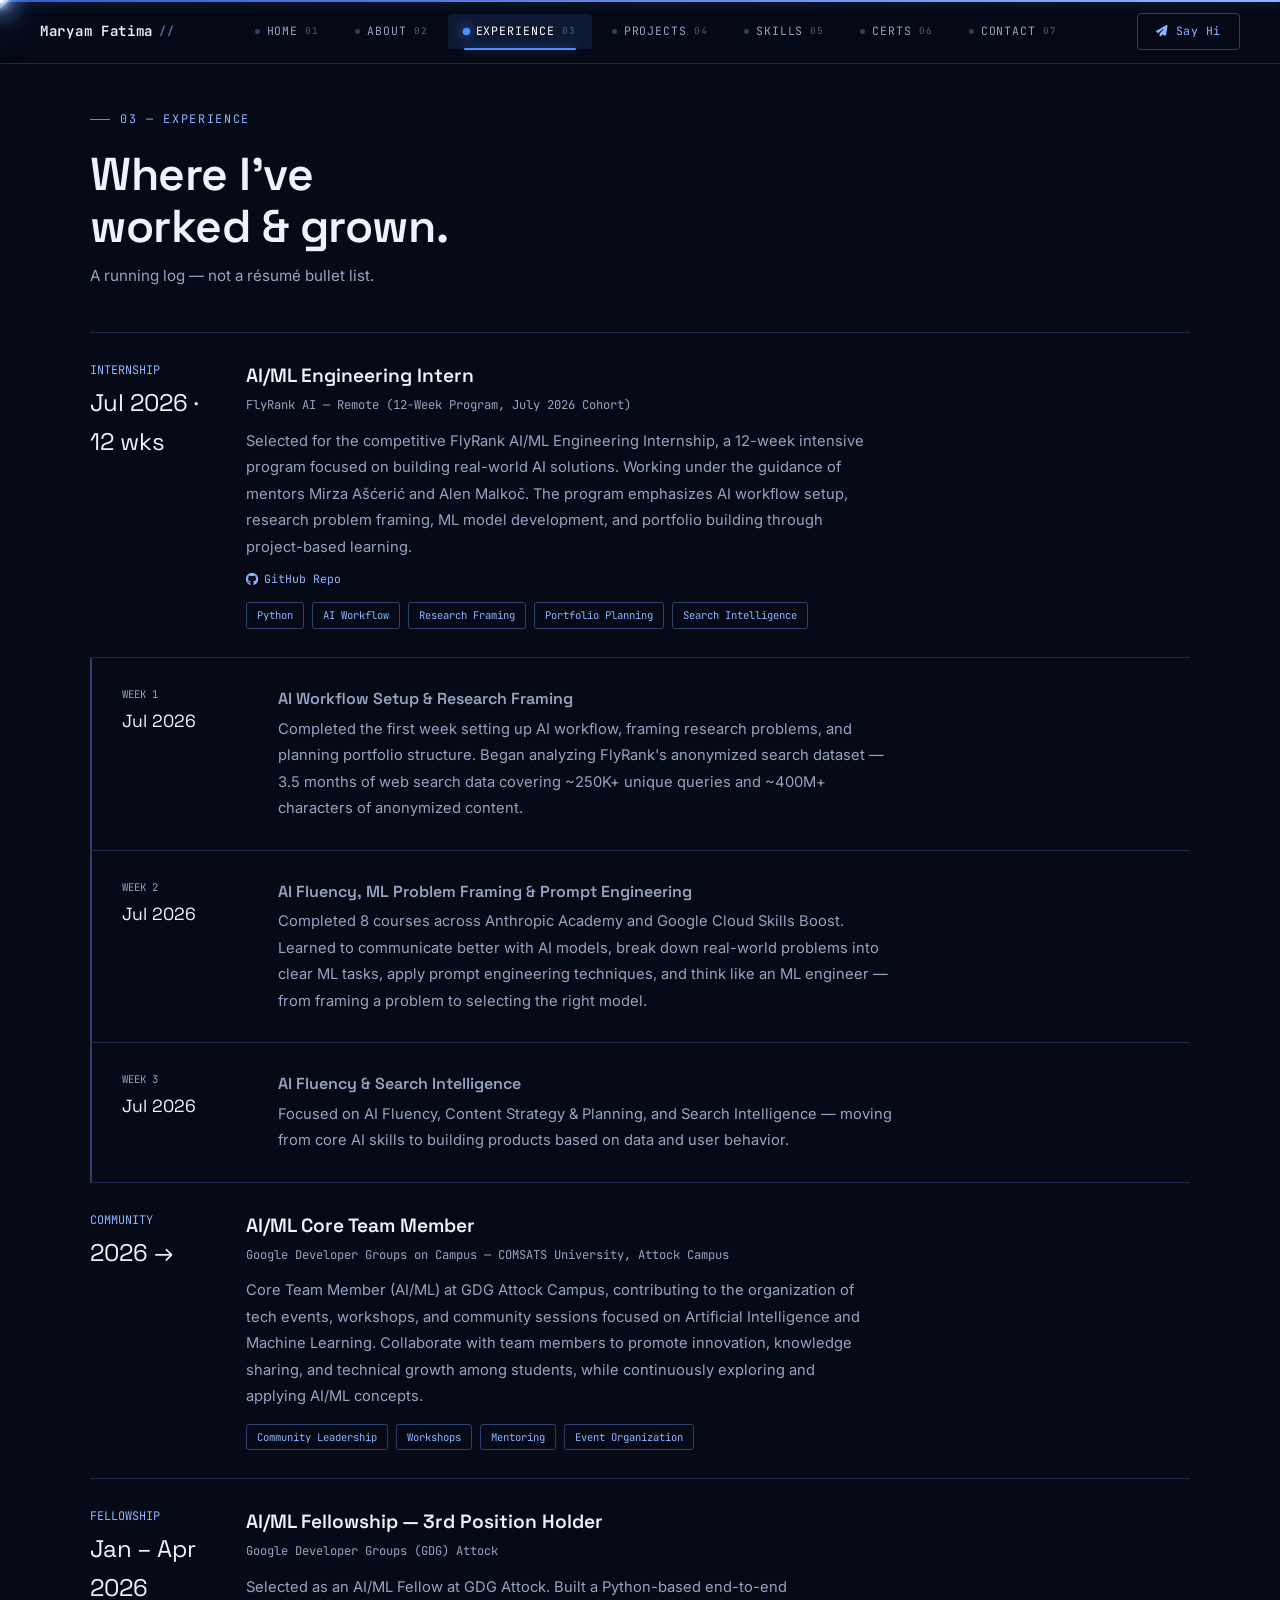
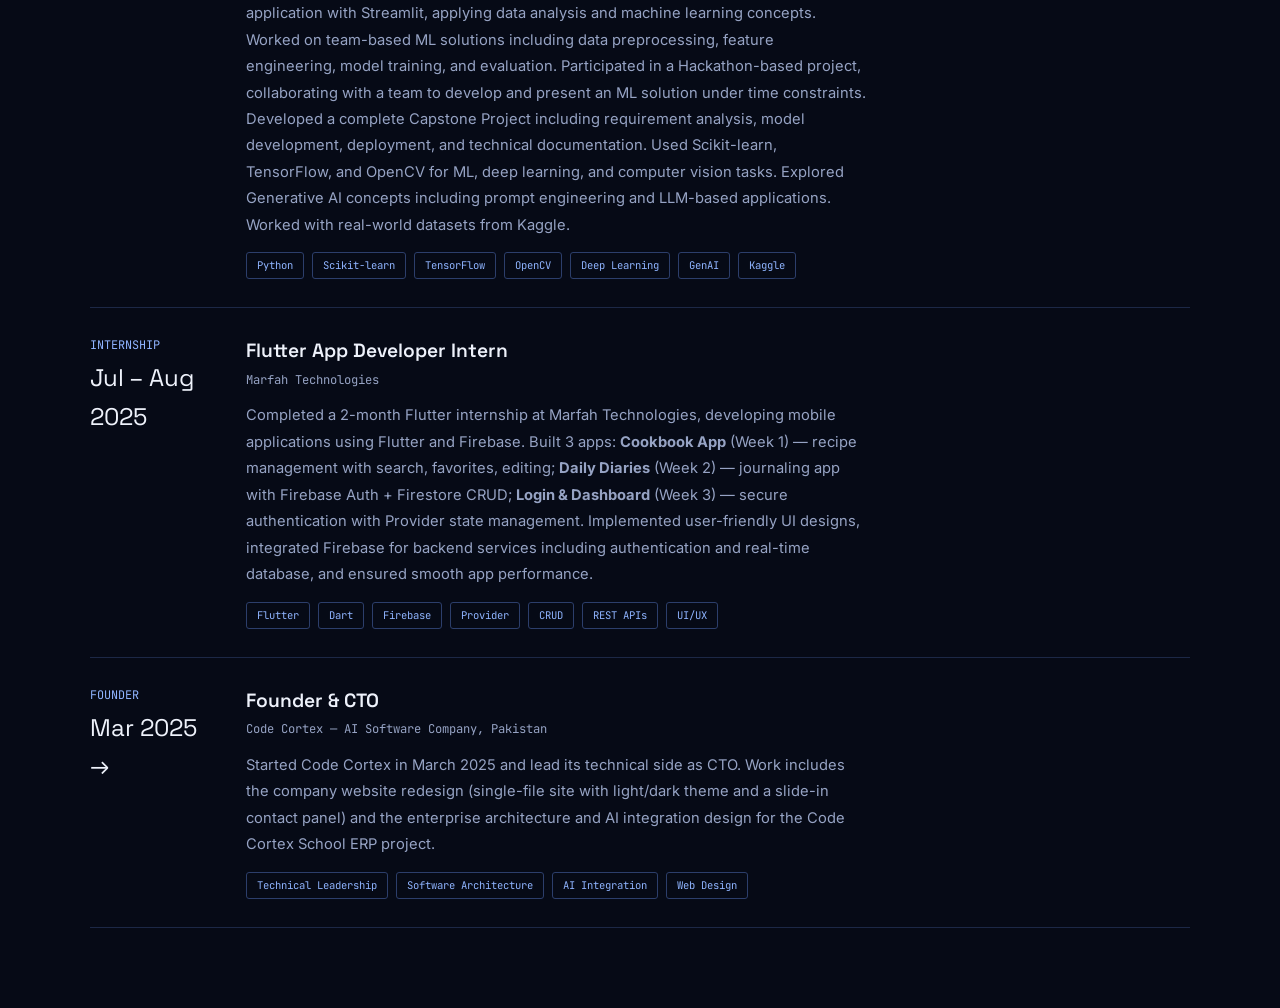
<file: experience.html>
<!DOCTYPE html>
<html lang="en">
<head>
<meta charset="UTF-8" />
<meta name="viewport" content="width=device-width, initial-scale=1.0" />
<title>Experience — Maryam Fatima</title>
<link rel="preconnect" href="https://fonts.googleapis.com">
<link href="https://fonts.googleapis.com/css2?family=Space+Grotesk:wght@400;500;600;700&family=JetBrains+Mono:wght@400;500;600&family=Inter:wght@300;400;500;600;700&display=swap" rel="stylesheet">
<link rel="stylesheet" href="https://cdnjs.cloudflare.com/ajax/libs/font-awesome/6.5.0/css/all.min.css" />
<link rel="stylesheet" href="assets/css/style.css" />
</head>
<body>

<div class="cur-wrap" id="curWrap">
  <div class="cur-halo" id="curHalo"></div>
  <div class="cur-orbit" id="curOrbit"></div>
  <div class="cur-core" id="curCore"></div>
</div>
<div class="cur-trail" id="curTrail"><span></span><span></span><span></span>
</div>
<div class="cur-ring2" id="curRing2"></div>
<div class="cur-label" id="curLabel"></div>

<div class="progress-track"><div class="progress-fill"></div></div>

<nav class="topnav">
  <a href="index.html" class="logo"><span class="logo-Maryam Fatima">Maryam Fatima</span><span class="logo-slash">//</span></a>
  <ul class="navlinks" id="navLinks">
    <li><a href="index.html"><span class="nav-dot"></span> Home <span class="nav-num">01</span></a></li>
    <li><a href="about.html"><span class="nav-dot"></span> About <span class="nav-num">02</span></a></li>
    <li><a href="experience.html" class="active"><span class="nav-dot"></span> Experience <span class="nav-num">03</span></a></li>
    <li><a href="projects.html"><span class="nav-dot"></span> Projects <span class="nav-num">04</span></a></li>
    <li><a href="skills.html"><span class="nav-dot"></span> Skills <span class="nav-num">05</span></a></li>
    <li><a href="certifications.html"><span class="nav-dot"></span> Certs <span class="nav-num">06</span></a></li>
    <li><a href="contact.html"><span class="nav-dot"></span> Contact <span class="nav-num">07</span></a></li>
  </ul>
  <button class="menu-toggle" id="menuToggle" aria-label="Toggle menu">
    <span></span><span></span><span></span>
  </button>
  <a href="contact.html" class="nav-cta"><i class="fas fa-paper-plane"></i> Say Hi</a>
</nav>

<div class="page-content page-experience">
  <div class="container">
    <div class="eyebrow">03 &mdash; Experience</div>
    <div class="sec-head">
      <h2>Where I've<br>worked &amp; grown.</h2>
      <p>A running log &mdash; not a r&eacute;sum&eacute; bullet list.</p>
    </div>
    <div class="log">
      <div class="log-entry">
        <div class="stamp">INTERNSHIP<span class="yr">Jul 2026 &middot; 12 wks</span></div>
        <div>
          <h3>AI/ML Engineering Intern</h3>
          <span class="org">FlyRank AI &mdash; Remote (12-Week Program, July 2026 Cohort)</span>
          <p>
            Selected for the competitive FlyRank AI/ML Engineering Internship, a 12-week intensive program
            focused on building real-world AI solutions. Working under the guidance of mentors Mirza Ašćerić
            and Alen Malkoč. The program emphasizes AI workflow setup, research problem framing, ML model
            development, and portfolio building through project-based learning.
          </p>
          <div class="det-links" style="margin-top:10px;">
            <a href="https://github.com/maryam-ca/flyrank-ml-internship-starter" target="_blank"><i class="fab fa-github"></i> GitHub Repo</a>
          </div>
          <div class="tags"><span>Python</span><span>AI Workflow</span><span>Research Framing</span><span>Portfolio Planning</span><span>Search Intelligence</span></div>
        </div>
      </div>
      <div class="log-entry log-entry-detail">
        <div class="stamp">WEEK 1<span class="yr">Jul 2026</span></div>
        <div>
          <h3>AI Workflow Setup &amp; Research Framing</h3>
          <p>
            Completed the first week setting up AI workflow, framing research problems, and planning
            portfolio structure. Began analyzing FlyRank's anonymized search dataset &mdash; 3.5 months
            of web search data covering ~250K+ unique queries and ~400M+ characters of anonymized content.
           
          </p>
        </div>
      </div>
      <div class="log-entry log-entry-detail">
        <div class="stamp">WEEK 2<span class="yr">Jul 2026</span></div>
        <div>
          <h3>AI Fluency, ML Problem Framing &amp; Prompt Engineering</h3>
          <p>
            Completed 8 courses across Anthropic Academy and Google Cloud Skills Boost. Learned to
            communicate better with AI models, break down real-world problems into clear ML tasks,
            apply prompt engineering techniques, and think like an ML engineer &mdash; from framing
            a problem to selecting the right model.
          </p>
        </div>
      </div>
      <div class="log-entry log-entry-detail">
        <div class="stamp">WEEK 3<span class="yr">Jul 2026</span></div>
        <div>
          <h3>AI Fluency &amp; Search Intelligence</h3>
          <p>
            Focused on AI Fluency, Content Strategy &amp; Planning, and Search Intelligence &mdash;
            moving from core AI skills to building products based on data and user behavior.
          </p>
        </div>
      </div>
      <div class="log-entry">
        <div class="stamp">COMMUNITY<span class="yr">2026 &rarr;</span></div>
        <div>
          <h3>AI/ML Core Team Member</h3>
          <span class="org">Google Developer Groups on Campus &mdash; COMSATS University, Attock Campus</span>
          <p>
            Core Team Member (AI/ML) at GDG Attock Campus, contributing to the organization of
            tech events, workshops, and community sessions focused on Artificial Intelligence and
            Machine Learning. Collaborate with team members to promote innovation, knowledge sharing,
            and technical growth among students, while continuously exploring and applying AI/ML concepts.
          </p>
          <div class="tags"><span>Community Leadership</span><span>Workshops</span><span>Mentoring</span><span>Event Organization</span></div>
        </div>
      </div>
      <div class="log-entry">
        <div class="stamp">FELLOWSHIP<span class="yr">Jan &ndash; Apr 2026</span></div>
        <div>
          <h3>AI/ML Fellowship &mdash; 3rd Position Holder</h3>
          <span class="org">Google Developer Groups (GDG) Attock</span>
          <p>
            Selected as an AI/ML Fellow at GDG Attock. Built a Python-based end-to-end application
            with Streamlit, applying data analysis and machine learning concepts. Worked on team-based
            ML solutions including data preprocessing, feature engineering, model training, and evaluation.
            Participated in a Hackathon-based project, collaborating with a team to develop and present
            an ML solution under time constraints. Developed a complete Capstone Project including
            requirement analysis, model development, deployment, and technical documentation.
            Used Scikit-learn, TensorFlow, and OpenCV for ML, deep learning, and computer vision tasks. Explored Generative AI concepts including prompt engineering and
            LLM-based applications. Worked with real-world datasets from Kaggle.
          </p>
          <div class="tags"><span>Python</span><span>Scikit-learn</span><span>TensorFlow</span><span>OpenCV</span><span>Deep Learning</span><span>GenAI</span><span>Kaggle</span></div>
        </div>
      </div>
      <div class="log-entry">
        <div class="stamp">INTERNSHIP<span class="yr">Jul &ndash; Aug 2025</span></div>
        <div>
          <h3>Flutter App Developer Intern</h3>
          <span class="org">Marfah Technologies</span>
          <p>
            Completed a 2-month Flutter internship at Marfah Technologies, developing mobile
            applications using Flutter and Firebase. Built 3 apps:
            <strong>Cookbook App</strong> (Week 1) &mdash; recipe management with search, favorites, editing;
            <strong>Daily Diaries</strong> (Week 2) &mdash; journaling app with Firebase Auth + Firestore CRUD;
            <strong>Login &amp; Dashboard</strong> (Week 3) &mdash; secure authentication with Provider state management.
            Implemented user-friendly UI designs, integrated Firebase for backend services including
            authentication and real-time database, and ensured smooth app performance.
          </p>
          <div class="tags"><span>Flutter</span><span>Dart</span><span>Firebase</span><span>Provider</span><span>CRUD</span><span>REST APIs</span><span>UI/UX</span></div>
        </div>
      </div>
      <div class="log-entry">
        <div class="stamp">FOUNDER<span class="yr">Mar 2025 &rarr;</span></div>
        <div>
          <h3>Founder &amp; CTO</h3>
          <span class="org">Code Cortex &mdash; AI Software Company, Pakistan</span>
          <p>
            Started Code Cortex in March 2025 and lead its technical side as CTO. Work includes the company
            website redesign (single-file site with light/dark theme and a slide-in contact panel) and the
            enterprise architecture and AI integration design for the Code Cortex School ERP project.
          </p>
          <div class="tags"><span>Technical Leadership</span><span>Software Architecture</span><span>AI Integration</span><span>Web Design</span></div>
        </div>
      </div>
    </div>
  </div>
</div>

<script src="assets/js/cursor.js"></script>
</body>
</html>
</file>
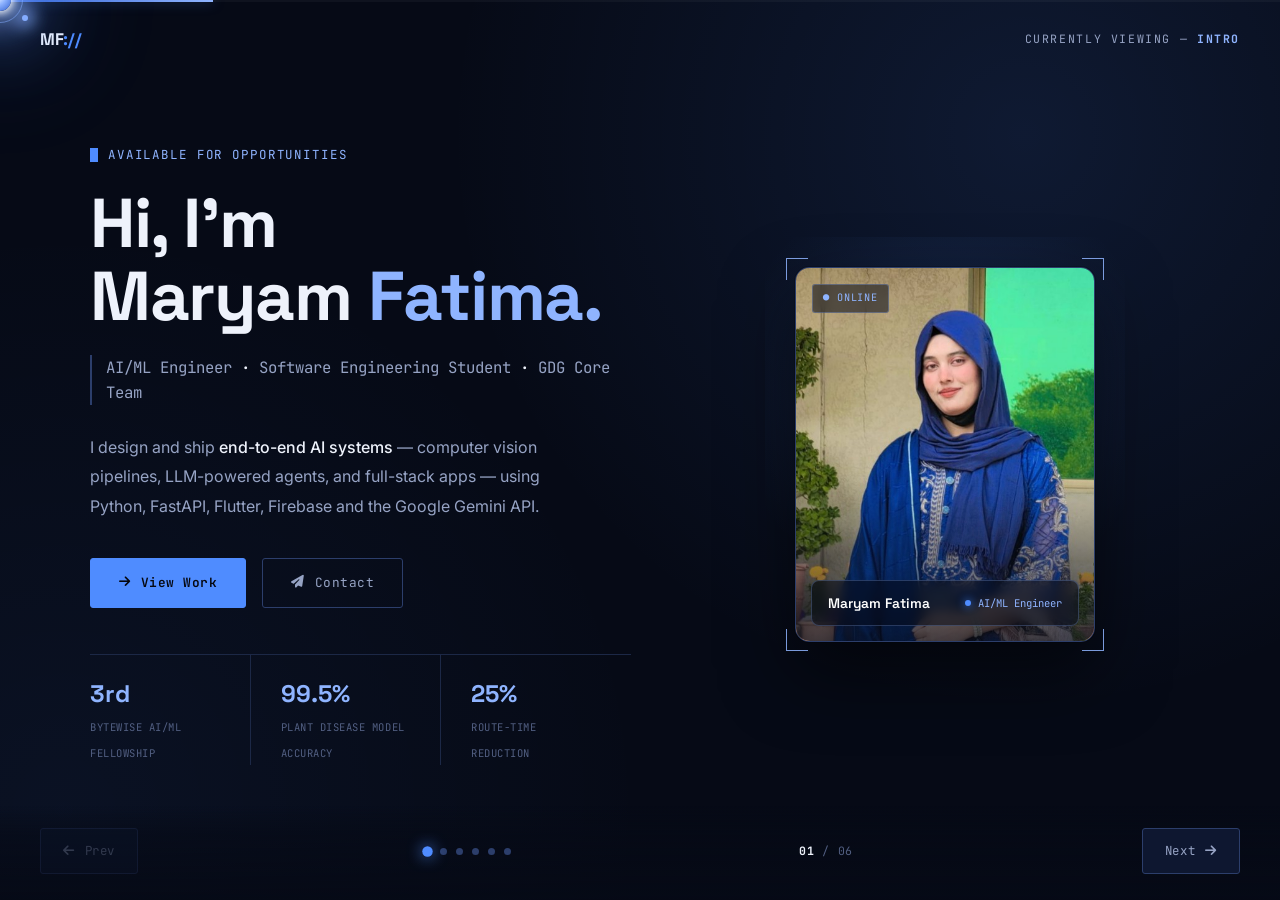
<file: portfolio.html>
<!DOCTYPE html>
<html lang="en">
<head>
<meta charset="UTF-8" />
<meta name="viewport" content="width=device-width, initial-scale=1.0" />
<title>Maryam Fatima — AI/ML Engineer</title>
<link rel="preconnect" href="https://fonts.googleapis.com">
<link href="https://fonts.googleapis.com/css2?family=Space+Grotesk:wght@400;500;600;700&family=JetBrains+Mono:wght@400;500;600&family=Inter:wght@300;400;500;600;700&display=swap" rel="stylesheet">
<link rel="stylesheet" href="https://cdnjs.cloudflare.com/ajax/libs/font-awesome/6.5.0/css/all.min.css" />
<style>
:root{
  --bg:#060a16; --bg-alt:#0a1122; --surface:#0e1730; --surface-2:#121d3c;
  --line:#1c2846; --line-bright:#2c3e6b;
  --blue:#4f8cff; --blue-light:#8fb4ff; --blue-deep:#2f5fd1;
  --text:#eef2fb; --text-dim:#96a3c4; --text-dimmer:#525f82;
  --mono:'JetBrains Mono',monospace; --display:'Space Grotesk',sans-serif; --body:'Inter',sans-serif;
}
*{margin:0;padding:0;box-sizing:border-box;}
body{
  background:var(--bg); color:var(--text); font-family:var(--body);
  line-height:1.6; overflow:hidden; height:100vh; cursor:none;
}
::selection{background:var(--blue); color:#05070f;}
a{color:inherit; text-decoration:none;}
.container{max-width:1180px; margin:0 auto; padding:0 40px; width:100%;}

/* ===== CUSTOM CURSOR — ORBIT COMET (PROMINENT) ===== */
.cur-wrap{position:fixed; top:0; left:0; width:0; height:0; pointer-events:none; z-index:99999;}
.cur-trail{
  position:fixed; top:0; left:0; width:0; height:0; pointer-events:none; z-index:99997;
}
.cur-trail span{
  position:absolute; top:0; left:0; width:9px; height:9px; margin:-4.5px 0 0 -4.5px; border-radius:50%;
  background:var(--blue-light); box-shadow:0 0 10px 2px rgba(143,180,255,.6); will-change:transform, opacity;
}
.cur-halo{
  position:absolute; top:0; left:0; width:46px; height:46px; margin:-23px 0 0 -23px;
  border-radius:50%; border:1px solid rgba(143,180,255,.55);
  animation:haloBreathe 2.2s ease-in-out infinite; pointer-events:none;
}
@keyframes haloBreathe{
  0%{transform:scale(.75); opacity:.7;}
  70%{transform:scale(1.25); opacity:0;}
  100%{transform:scale(1.25); opacity:0;}
}
.cur-core{
  position:absolute; top:0; left:0; width:22px; height:22px; margin:-11px 0 0 -11px;
  background:radial-gradient(circle at 35% 30%, #ffffff 0%, var(--blue-light) 45%, var(--blue-deep) 100%);
  border-radius:50%; z-index:3;
  box-shadow:0 0 8px 2px #fff, 0 0 32px 10px rgba(143,180,255,.9), 0 0 70px 22px rgba(79,140,255,.5), 0 0 120px 40px rgba(79,140,255,.2);
  transition:width .25s cubic-bezier(.34,1.56,.64,1), height .25s cubic-bezier(.34,1.56,.64,1), background .25s ease, opacity .25s ease;
  will-change:transform;
}
.cur-orbit{
  position:absolute; top:0; left:0; width:64px; height:64px; margin:-32px 0 0 -32px;
  animation:orbitspin 2.6s linear infinite; transition:opacity .25s ease, transform .3s cubic-bezier(.34,1.56,.64,1);
}
.cur-orbit span{
  position:absolute; width:6px; height:6px; border-radius:50%; background:var(--blue-light);
  box-shadow:0 0 16px 5px rgba(143,180,255,.9); opacity:1;
}
.cur-orbit span:nth-child(1){top:0; left:50%; margin-left:-4px; width:8px; height:8px; background:#fff; box-shadow:0 0 20px 6px #fff;}
.cur-orbit span:nth-child(2){bottom:11px; right:4px;}
.cur-orbit span:nth-child(3){bottom:11px; left:4px; opacity:.65;}
@keyframes orbitspin{to{transform:rotate(360deg);}}
.cur-ring2{
  position:absolute; top:0; left:0; width:0; height:0; border-radius:50%;
  border:2px solid var(--blue-light); pointer-events:none; box-shadow:0 0 30px rgba(79,140,255,.5), inset 0 0 20px rgba(79,140,255,.15);
  transform:translate(-50%,-50%); transition:width .35s cubic-bezier(.34,1.56,.64,1), height .35s cubic-bezier(.34,1.56,.64,1), opacity .3s ease, border-color .3s ease;
  opacity:0;
}
/* magnetic hover: core shrinks & fades, orbit expands+slows, ring hugs the element */
body.magnet-active .cur-core{opacity:0;}
body.magnet-active .cur-orbit{opacity:0;}
body.magnet-active .cur-trail{opacity:0;}
body.magnet-active .cur-halo{opacity:0;}
body.magnet-active .cur-ring2{opacity:1;}
/* simple hover (non-magnetic targets): core grows, orbit pauses */
.cur-core.hover{width:34px; height:34px; margin:-17px 0 0 -17px; background:radial-gradient(circle, rgba(143,180,255,.22), transparent 70%); border:2px solid #fff; box-shadow:0 0 16px #fff, 0 0 46px rgba(143,180,255,.8);}
.cur-orbit.hover{animation-play-state:paused; opacity:.55; transform:scale(1.35);}
.cur-label{
  position:fixed; top:0; left:0; pointer-events:none; z-index:99999; transform:translate(-50%,-50%);
  font-family:var(--mono); font-size:.62rem; letter-spacing:.08em; text-transform:uppercase;
  color:var(--bg); background:var(--blue-light); padding:4px 9px; border-radius:20px;
  opacity:0; transition:opacity .2s ease; white-space:nowrap;
}
.cur-label.show{opacity:1;}
.magnetic{transition:transform .25s cubic-bezier(.34,1.56,.64,1);}
@media (hover:none) and (pointer:coarse){
  body{cursor:auto;}
  .cur-wrap,.cur-trail,.cur-ring2,.cur-label{display:none !important;}
}

.progress-track{position:fixed; top:0; left:0; width:100%; height:2px; z-index:301; background:rgba(255,255,255,.04);}
.progress-fill{height:100%; width:16.66%; background:linear-gradient(90deg,var(--blue-deep),var(--blue-light)); transition:width .5s cubic-bezier(.4,0,.2,1); box-shadow:0 0 12px rgba(79,140,255,.6);}

/* ===== TOP BAR ===== */
.topbar{
  position:fixed; top:0; left:0; width:100%; z-index:300; padding:26px 40px;
  display:flex; justify-content:space-between; align-items:center; pointer-events:none;
}
.topbar .logo{font-family:var(--display); font-weight:700; font-size:1.05rem; letter-spacing:-.02em; pointer-events:auto;}
.topbar .logo span{color:var(--blue);}
.topbar .pagetitle{
  font-family:var(--mono); font-size:.72rem; letter-spacing:.14em; text-transform:uppercase;
  color:var(--text-dim);
}
.topbar .pagetitle b{color:var(--blue-light);}

/* ===== PAGES ===== */
.pages{position:relative; width:100%; height:100vh;}
.pages::before{
  content:''; position:fixed; inset:0; z-index:0; pointer-events:none; opacity:.35;
  background-image:linear-gradient(rgba(79,140,255,.05) 1px, transparent 1px), linear-gradient(90deg, rgba(79,140,255,.05) 1px, transparent 1px);
  background-size:64px 64px;
  mask-image:radial-gradient(circle at 50% 40%, black, transparent 75%);
}
.page{
  position:absolute; inset:0; padding:110px 0 100px;
  opacity:0; visibility:hidden; transform:translateX(24px);
  transition:opacity .5s cubic-bezier(.4,0,.2,1), transform .5s cubic-bezier(.4,0,.2,1);
  overflow-y:auto; -webkit-overflow-scrolling:touch;
}
.page.active{opacity:1; visibility:visible; transform:translateX(0); z-index:10;}
.page::-webkit-scrollbar{width:6px;}
.page::-webkit-scrollbar-track{background:transparent;}
.page::-webkit-scrollbar-thumb{background:var(--line-bright); border-radius:3px;}
.page > .container{min-height:100%; display:flex; flex-direction:column; justify-content:center; padding-top:20px; padding-bottom:20px;}

.eyebrow{
  font-family:var(--mono); font-size:.74rem; letter-spacing:.14em; text-transform:uppercase;
  color:var(--blue-light); display:flex; align-items:center; gap:10px; margin-bottom:20px;
}
.eyebrow::before{content:'';width:20px;height:1px;background:var(--blue);}

/* ===== BOTTOM NAV / PAGINATION ===== */
.pagenav{
  position:fixed; bottom:0; left:0; width:100%; z-index:300;
  background:linear-gradient(0deg, rgba(6,10,22,.92), rgba(6,10,22,.6) 70%, transparent);
  padding:22px 40px 26px; display:flex; align-items:center; justify-content:space-between; gap:20px;
}
.navbtn{
  display:flex; align-items:center; gap:10px; font-family:var(--mono); font-size:.78rem;
  letter-spacing:.05em; color:var(--text-dim); background:var(--surface); border:1px solid var(--line-bright);
  padding:12px 22px; border-radius:3px; cursor:pointer; transition:.25s; user-select:none;
}
.navbtn:hover{border-color:var(--blue); color:var(--blue-light);}
.navbtn:active{transform:scale(.97);}
.navbtn.disabled{opacity:.3; pointer-events:none;}
.navbtn i{font-size:.8rem;}
.dots{display:flex; gap:9px; align-items:center;}
.dots .d{
  width:7px; height:7px; border-radius:50%; background:var(--line-bright); cursor:pointer; transition:.3s;
}
.dots .d:hover{background:var(--blue-light); transform:scale(1.3);}
.dots .d.active{background:var(--blue); box-shadow:0 0 10px var(--blue); transform:scale(1.5);}
.counter{font-family:var(--mono); font-size:.72rem; color:var(--text-dimmer); letter-spacing:.06em; min-width:60px; text-align:center;}
.counter b{color:var(--text);}

/* ===== SHARED SECTION HEAD ===== */
.sec-head{margin-bottom:44px;}
.sec-head h2{font-family:var(--display); font-weight:600; font-size:clamp(1.9rem,3.6vw,2.9rem); letter-spacing:-.01em; line-height:1.12;}
.sec-head p{color:var(--text-dim); max-width:420px; font-size:.95rem; margin-top:12px;}

/* ===== PAGE 0 — INTRO ===== */
#p0{background:
  radial-gradient(circle at 80% 15%, rgba(79,140,255,0.12), transparent 45%),
  radial-gradient(circle at 5% 90%, rgba(79,140,255,0.06), transparent 40%),
  var(--bg);
}
.intro-grid{display:grid; grid-template-columns:1.05fr .95fr; gap:70px; align-items:center; width:100%;}
.intro-copy .kicker{font-family:var(--mono); font-size:.78rem; color:var(--blue-light); letter-spacing:.15em; text-transform:uppercase; margin-bottom:22px; display:flex; align-items:center; gap:10px;}
.blink{display:inline-block; width:8px; height:14px; background:var(--blue); animation:blink 1s steps(1) infinite;}
@keyframes blink{50%{opacity:0;}}
.intro-copy h1{
  font-family:var(--display); font-weight:700; font-size:clamp(2.6rem,5.4vw,4.4rem);
  line-height:1.05; letter-spacing:-.02em; margin-bottom:22px;
}
.intro-copy h1 .last{color:var(--blue-light);}
.role-line{
  font-family:var(--mono); font-size:.98rem; color:var(--text-dim); margin-bottom:28px;
  border-left:2px solid var(--line-bright); padding-left:14px;
}
.role-line b{color:var(--text); font-weight:500;}
.intro-desc{color:var(--text-dim); font-size:1rem; max-width:480px; margin-bottom:36px; line-height:1.85;}
.intro-desc strong{color:var(--text); font-weight:500;}
.cta-row{display:flex; gap:16px; flex-wrap:wrap; margin-bottom:46px;}
.btn{
  font-family:var(--mono); font-size:.8rem; letter-spacing:.04em; padding:14px 28px;
  border-radius:3px; cursor:pointer; transition:.25s; display:inline-flex; align-items:center; gap:10px;
}
.btn-solid{background:var(--blue); color:#05070f; font-weight:600; border:1px solid var(--blue);}
.btn-solid:hover{background:var(--blue-light); border-color:var(--blue-light);}
.btn-ghost{border:1px solid var(--line-bright); color:var(--text-dim);}
.btn-ghost:hover{border-color:var(--blue); color:var(--blue-light);}
.metric-row{display:flex; border-top:1px solid var(--line);}
.metric{padding:20px 30px 0 0; flex:1;}
.metric:not(:last-child){border-right:1px solid var(--line); padding-right:30px; margin-right:30px;}
.metric b{font-family:var(--display); font-size:1.5rem; display:block; color:var(--blue-light);}
.metric span{font-family:var(--mono); font-size:.66rem; color:var(--text-dimmer); letter-spacing:.05em;}

.intro-visual{display:flex; justify-content:center;}
.avatar-frame{position:relative; width:300px;}
.avatar-glow{
  position:absolute; inset:-30px; background:radial-gradient(circle at 50% 35%, rgba(79,140,255,.16), transparent 65%);
  pointer-events:none; z-index:0;
}
.avatar-photo{
  position:relative; width:100%; aspect-ratio:4/5; border-radius:14px; overflow:hidden; z-index:1;
  border:1px solid var(--line-bright);
  box-shadow:0 30px 70px rgba(0,0,0,.55), 0 0 0 1px rgba(0,0,0,.2);
  transition:transform .45s cubic-bezier(.34,1.56,.64,1), box-shadow .45s ease;
}
.avatar-photo::after{
  content:''; position:absolute; inset:0; border-radius:14px;
  background:linear-gradient(180deg, transparent 55%, rgba(6,10,22,.75) 100%);
  pointer-events:none;
}
.avatar-frame:hover .avatar-photo{transform:translateY(-4px); box-shadow:0 40px 90px rgba(0,0,0,.6), 0 0 60px rgba(79,140,255,.18);}
.avatar-photo img{width:100%; height:100%; object-fit:cover; display:block; transition:transform .6s ease; filter:saturate(1.02);}
.avatar-frame:hover .avatar-photo img{transform:scale(1.05);}
.av-corner{position:absolute; width:22px; height:22px; border:1.5px solid var(--blue-light); opacity:.85; z-index:2; transition:.4s ease;}
.av-corner.tl{top:-9px; left:-9px; border-right:none; border-bottom:none;}
.av-corner.tr{top:-9px; right:-9px; border-left:none; border-bottom:none;}
.av-corner.bl{bottom:-9px; left:-9px; border-right:none; border-top:none;}
.av-corner.br{bottom:-9px; right:-9px; border-left:none; border-top:none;}
.avatar-frame:hover .av-corner{width:28px; height:28px; opacity:1;}
.av-tag{
  position:absolute; top:16px; left:16px; z-index:2; font-family:var(--mono); font-size:.64rem; letter-spacing:.08em;
  color:var(--blue-light); background:rgba(6,10,22,.55); border:1px solid rgba(143,180,255,.3);
  padding:5px 10px; border-radius:3px; backdrop-filter:blur(4px);
}
.badge-pill{
  position:absolute; bottom:16px; left:16px; right:16px; z-index:2; background:rgba(6,10,22,.55); border:1px solid rgba(143,180,255,.25);
  padding:11px 16px; border-radius:8px; font-family:var(--mono); font-size:.72rem; color:var(--text);
  display:flex; align-items:center; justify-content:space-between; gap:8px; backdrop-filter:blur(6px);
}
.badge-pill .pname{font-family:var(--display); font-weight:600; font-size:.86rem; color:#fff;}
.badge-pill .prole{display:flex; align-items:center; gap:7px; color:var(--blue-light); font-size:.66rem;}
.badge-pill .pulse{width:6px; height:6px; border-radius:50%; background:var(--blue); box-shadow:0 0 8px var(--blue); animation:pulseDot 1.6s ease-in-out infinite;}
@keyframes pulseDot{0%,100%{opacity:1;}50%{opacity:.3;}}

/* ===== PAGE 1 — ABOUT ===== */
#p1{background:var(--bg-alt);}
.dossier{display:grid; grid-template-columns:.9fr 1.1fr; gap:60px;}
.dossier-meta{font-family:var(--mono); font-size:.82rem;}
.dossier-meta .row{display:flex; justify-content:space-between; padding:14px 0; border-bottom:1px solid var(--line); gap:12px;}
.dossier-meta .row .k{color:var(--text-dimmer); letter-spacing:.05em;}
.dossier-meta .row .v{color:var(--text); text-align:right;}
.dossier-body p{color:var(--text-dim); font-size:1rem; line-height:1.9; margin-bottom:18px;}
.dossier-body strong{color:var(--text); font-weight:500;}
.chip-row{display:flex; flex-wrap:wrap; gap:10px; margin-top:22px;}
.chip{font-family:var(--mono); font-size:.72rem; padding:8px 15px; border:1px solid var(--line-bright); color:var(--text-dim); border-radius:3px; transition:.25s;}
.chip:hover{border-color:var(--blue); color:var(--blue-light); background:rgba(79,140,255,.06);}

/* ===== PAGE 2 — EXPERIENCE ===== */
.log{border-top:1px solid var(--line);}
.log-entry{border-bottom:1px solid var(--line); padding:28px 0; display:grid; grid-template-columns:130px 1fr; gap:26px;}
.log-entry .stamp{font-family:var(--mono); font-size:.74rem; color:var(--blue-light);}
.log-entry .stamp .yr{display:block; font-size:1.5rem; font-family:var(--display); color:var(--text); margin-top:4px;}
.log-entry h3{font-family:var(--display); font-size:1.2rem; font-weight:600; margin-bottom:4px;}
.log-entry .org{font-family:var(--mono); font-size:.76rem; color:var(--text-dim); margin-bottom:12px; display:block;}
.log-entry p{color:var(--text-dim); font-size:.92rem; line-height:1.8; max-width:620px;}
.log-entry .tags{display:flex; gap:8px; flex-wrap:wrap; margin-top:14px;}
.log-entry .tags span{font-family:var(--mono); font-size:.66rem; color:var(--blue-light); border:1px solid var(--line-bright); padding:4px 10px; border-radius:3px;}

/* ===== PAGE 3 — PROJECTS ===== */
#p3{background:var(--bg-alt);}
.det-grid{display:grid; grid-template-columns:repeat(2,1fr); gap:22px;}
.det-card{background:var(--surface); border:1px solid var(--line); padding:26px 24px; transition:.3s;}
.det-card:hover{border-color:var(--blue); transform:translateY(-5px); box-shadow:0 20px 50px rgba(0,0,0,.4), 0 0 0 1px rgba(79,140,255,.15);}
.det-card .det-head{display:flex; justify-content:space-between; align-items:flex-start; margin-bottom:14px; gap:10px;}
.det-card .class-label{font-family:var(--mono); font-size:.66rem; color:var(--text-dimmer); letter-spacing:.05em;}
.det-card .conf{font-family:var(--mono); font-size:.74rem; color:var(--blue-light); font-weight:600; text-align:right;}
.det-card h3{font-family:var(--display); font-size:1.15rem; font-weight:600; margin-bottom:9px;}
.det-card p{color:var(--text-dim); font-size:.87rem; line-height:1.7; margin-bottom:16px;}
.det-card .tags{display:flex; flex-wrap:wrap; gap:6px;}
.det-card .tags span{font-family:var(--mono); font-size:.64rem; color:var(--text-dim); border:1px solid var(--line-bright); padding:4px 9px; border-radius:3px;}

/* ===== PAGE 4 — SKILLS ===== */
.spec-grid{display:grid; grid-template-columns:repeat(3,1fr); border-top:1px solid var(--line); border-left:1px solid var(--line);}
.spec-block{border-right:1px solid var(--line); border-bottom:1px solid var(--line); padding:24px 22px;}
.spec-block h4{font-family:var(--mono); font-size:.68rem; letter-spacing:.1em; text-transform:uppercase; color:var(--blue-light); margin-bottom:16px;}
.spec-block .bar-item{margin-bottom:13px;}
.spec-block .bar-item .lbl{display:flex; justify-content:space-between; font-size:.82rem; color:var(--text-dim); margin-bottom:6px;}
.spec-block .bar-track{height:3px; background:var(--line); overflow:hidden;}
.spec-block .bar-fill{height:100%; background:linear-gradient(90deg,var(--blue-deep),var(--blue-light)); width:0%; transition:width 1.2s cubic-bezier(.22,.9,.3,1);}

/* ===== PAGE 5 — CONTACT ===== */
#p5{background:var(--bg-alt);}
.ledger{border-top:1px solid var(--line); margin-bottom:50px;}
.ledger-row{display:grid; grid-template-columns:36px 1fr 120px; gap:18px; align-items:center; padding:14px 0; border-bottom:1px solid var(--line); font-family:var(--mono); font-size:.82rem;}
.ledger-row .num{color:var(--text-dimmer);}
.ledger-row .name{color:var(--text); font-family:var(--body); font-weight:500; font-size:.92rem;}
.ledger-row .name small{display:block; font-family:var(--mono); font-size:.7rem; color:var(--text-dim); font-weight:400; margin-top:3px;}
.ledger-row .stamp2{color:var(--blue-light); text-align:right;}
.contact-panel{display:grid; grid-template-columns:1fr 1fr; gap:44px; align-items:start;}
.terminal{background:#040711; border:1px solid var(--line-bright); padding:24px 22px; font-family:var(--mono); font-size:.82rem; line-height:1.9;}
.terminal .p1{color:var(--blue-light);}
.terminal .p2{color:var(--text-dim);}
.terminal .out{color:var(--text);}
.contact-links{display:flex; flex-direction:column;}
.contact-links a{display:flex; justify-content:space-between; align-items:center; padding:16px 0; border-bottom:1px solid var(--line); font-family:var(--mono); font-size:.84rem; color:var(--text-dim); transition:.25s;}
.contact-links a:hover{color:var(--blue-light); padding-left:8px;}

/* ===== RESPONSIVE ===== */
@media (max-width:900px){
  .container{padding:0 24px;}
  .topbar{padding:20px 24px;}
  .pagenav{padding:16px 20px 20px;}
  .page{padding:90px 0 90px;}
  .intro-grid{grid-template-columns:1fr; text-align:left; gap:40px;}
  .intro-visual{order:-1;}
  .avatar-frame{width:190px; margin:0 auto;}
  .metric-row{flex-wrap:wrap; gap:16px;}
  .metric{flex:1 1 40%; padding-right:0; border-right:none !important; margin-right:0 !important;}
  .dossier{grid-template-columns:1fr; gap:34px;}
  .log-entry{grid-template-columns:1fr; gap:10px;}
  .det-grid{grid-template-columns:1fr;}
  .spec-grid{grid-template-columns:1fr 1fr;}
  .contact-panel{grid-template-columns:1fr;}
  .navbtn span.lbl{display:none;}
  .topbar .pagetitle{display:none;}
}
</style>
</head>
<body>

<div class="cur-wrap" id="curWrap">
  <div class="cur-halo" id="curHalo"></div>
  <div class="cur-orbit" id="curOrbit"><span></span><span></span><span></span></div>
  <div class="cur-core" id="curCore"></div>
</div>
<div class="cur-trail" id="curTrail">
  <span></span><span></span><span></span><span></span><span></span>
</div>
<div class="cur-ring2" id="curRing2"></div>
<div class="cur-label" id="curLabel"></div>

<div class="progress-track"><div class="progress-fill" id="progressFill"></div></div>

<div class="topbar">
  <div class="logo">MF<span>://</span></div>
  <div class="pagetitle">CURRENTLY VIEWING — <b id="pageTitleText">INTRO</b></div>
</div>

<div class="pages" id="pages">

  <!-- PAGE 0 — INTRO -->
  <section class="page active" id="p0" data-title="INTRO">
    <div class="container">
      <div class="intro-grid">
        <div class="intro-copy">
          <div class="kicker"><span class="blink"></span> AVAILABLE FOR OPPORTUNITIES</div>
          <h1>Hi, I'm<br>Maryam <span class="last">Fatima.</span></h1>
          <div class="role-line">AI/ML Engineer <b>·</b> Software Engineering Student <b>·</b> GDG Core Team</div>
          <p class="intro-desc">
            I design and ship <strong>end-to-end AI systems</strong> — computer vision pipelines,
            LLM-powered agents, and full-stack apps — using Python, FastAPI, Flutter, Firebase
            and the Google Gemini API.
          </p>
          <div class="cta-row">
            <a href="#" class="btn btn-solid magnetic" data-goto="3"><i class="fas fa-arrow-right"></i> View Work</a>
            <a href="#" class="btn btn-ghost magnetic" data-goto="5"><i class="fas fa-paper-plane"></i> Contact</a>
          </div>
          <div class="metric-row">
            <div class="metric"><b>3rd</b><span>BYTEWISE AI/ML FELLOWSHIP</span></div>
            <div class="metric"><b>99.5%</b><span>PLANT DISEASE MODEL ACCURACY</span></div>
            <div class="metric"><b>25%</b><span>ROUTE-TIME REDUCTION</span></div>
          </div>
        </div>
        <div class="intro-visual">
          <div class="avatar-frame magnetic" data-cursor="Hi!" data-magnet-strength="0.15">
            <div class="avatar-glow"></div>
            <span class="av-corner tl"></span>
            <span class="av-corner tr"></span>
            <span class="av-corner bl"></span>
            <span class="av-corner br"></span>
            <div class="avatar-photo">
              <span class="av-tag">● ONLINE</span>
              <img src="[data-uri]" alt="Maryam Fatima" />
            </div>
              <div class="badge-pill">
                <span class="pname">Maryam Fatima</span>
                <span class="prole"><span class="pulse"></span>AI/ML Engineer</span>
              </div>
            </div>
          </div>
        </div>
      </div>
    </div>
  </section>

  <!-- PAGE 1 — ABOUT -->
  <section class="page" id="p1" data-title="ABOUT">
    <div class="container">
      <div class="eyebrow">01 — About</div>
      <div class="sec-head">
        <h2>Who's behind<br>the pipelines.</h2>
        <p>From research notebooks to production endpoints — bridging AI concepts with real-world impact.</p>
      </div>
      <div class="dossier">
        <div class="dossier-meta">
          <div class="row"><span class="k">INSTITUTION</span><span class="v">COMSATS University Islamabad, Attock Campus</span></div>
          <div class="row"><span class="k">DEGREE</span><span class="v">B.S. Software Engineering</span></div>
          <div class="row"><span class="k">FOCUS</span><span class="v">AI · ML · Computer Vision · GenAI</span></div>
          <div class="row"><span class="k">COMMUNITY</span><span class="v">GDG Attock — Core Team</span></div>
          <div class="row"><span class="k">STATUS</span><span class="v" style="color:var(--blue-light);">Actively Building</span></div>
        </div>
        <div class="dossier-body">
          <p>
            I'm a <strong>Software Engineering student</strong> with a deep pull toward <strong>Artificial Intelligence,
            Machine Learning</strong> and <strong>Computer Vision</strong>. I've built solutions that range from
            food-freshness detection systems to smart waste-management optimizers — always aiming for the
            point where a model actually ships.
          </p>
          <p>
            As an <strong>AI/ML Fellow</strong> (ranked 3rd) and a core team member of
            <strong>Google Developer Groups (GDG) Attock</strong>, I've led workshops, mentored peers, and
            collaborated on AI prototypes that push community members from tutorial to build.
          </p>
          <div class="chip-row">
            <div class="chip magnetic">B.S. Software Engineering</div>
            <div class="chip magnetic">3rd Place — Bytewise</div>
            <div class="chip magnetic">Full-Stack + AI</div>
            <div class="chip magnetic">GDG Attock Core</div>
          </div>
        </div>
      </div>
    </div>
  </section>

  <!-- PAGE 2 — EXPERIENCE -->
  <section class="page" id="p2" data-title="EXPERIENCE">
    <div class="container">
      <div class="eyebrow">02 — Experience</div>
      <div class="sec-head">
        <h2>Where I've<br>worked & grown.</h2>
        <p>A running log — not a résumé bullet list.</p>
      </div>
      <div class="log">
        <div class="log-entry">
          <div class="stamp">FELLOWSHIP<span class="yr">2025</span></div>
          <div>
            <h3>AI/ML Fellow — 3rd Position Holder</h3>
            <span class="org">Bytewise AI/ML Fellowship</span>
            <p>
              Designed end-to-end ML pipelines: preprocessing, feature engineering, training, evaluation
              and visualization. Built an LLM-powered agent on the Google Gemini API. Applied supervised
              learning and regularization, evaluated with Accuracy, Precision, Recall and F1-Score.
              Ranked <strong style="color:var(--text)">3rd among all participants</strong>.
            </p>
            <div class="tags"><span>Python</span><span>Scikit-learn</span><span>Gemini API</span><span>LLM</span><span>ML Pipelines</span></div>
          </div>
        </div>
        <div class="log-entry">
          <div class="stamp">COMMUNITY<span class="yr">2026 →</span></div>
          <div>
            <h3>AI/ML Core Team Member</h3>
            <span class="org">Google Developer Groups (GDG) Attock</span>
            <p>
              Organized AI/ML workshops and events reaching 50+ students. Mentored participants in ML
              fundamentals, Computer Vision and Generative AI, and collaborated on hands-on AI prototypes
              that strengthened the AI culture across campus.
            </p>
            <div class="tags"><span>Community Leadership</span><span>Workshops</span><span>Mentoring</span><span>AI Prototyping</span></div>
          </div>
        </div>
      </div>
    </div>
  </section>

  <!-- PAGE 3 — PROJECTS -->
  <section class="page" id="p3" data-title="PROJECTS">
    <div class="container">
      <div class="eyebrow">03 — Projects</div>
      <div class="sec-head">
        <h2>Selected work.</h2>
        <p>Four builds, four problems — computer vision, LLMs, ML and full-stack.</p>
      </div>
      <div class="det-grid">
        <div class="det-card">
          <div class="det-head"><span class="class-label">COMPUTER VISION</span><span class="conf">Selected — Gemini Challenge</span></div>
          <h3>FoodGuard-AI</h3>
          <p>AI-powered food freshness detection combining Computer Vision with the Google Gemini API. FastAPI backend for image processing and LLM-based quality analysis, deployed on Google Cloud.</p>
          <div class="tags"><span>OpenCV</span><span>Gemini API</span><span>FastAPI</span><span>Google Cloud</span></div>
        </div>
        <div class="det-card">
          <div class="det-head"><span class="class-label">LOGISTICS / ML</span><span class="conf">−25% route time</span></div>
          <h3>CleanRoute-AI</h3>
          <p>Intelligent waste-collection optimization — K-Means clustering for zoning, Linear Regression for route prediction, Isolation Forest for anomaly detection. Full-stack app with role-based auth.</p>
          <div class="tags"><span>K-Means</span><span>Linear Regression</span><span>Isolation Forest</span><span>Full-Stack</span></div>
        </div>
        <div class="det-card">
          <div class="det-head"><span class="class-label">AGRI-TECH / ML</span><span class="conf">99.5% accuracy</span></div>
          <h3>Plant Health Monitoring</h3>
          <p>Crop disease prediction using Random Forest and XGBoost, achieved through careful feature engineering. Streamlit dashboard for real-time prediction and visualization.</p>
          <div class="tags"><span>Random Forest</span><span>XGBoost</span><span>Streamlit</span><span>Feature Engineering</span></div>
        </div>
        <div class="det-card">
          <div class="det-head"><span class="class-label">MOBILE / FLUTTER</span><span class="conf">3 apps shipped</span></div>
          <h3>Flutter Internship Portfolio</h3>
          <p><strong style="color:var(--text)">Cookbook App</strong> — recipe management with search, favorites, editing. <strong style="color:var(--text)">Daily Diaries</strong> — journaling with Firebase Auth + Firestore CRUD. <strong style="color:var(--text)">Login & Dashboard</strong> — secure auth with Provider state management.</p>
          <div class="tags"><span>Flutter</span><span>Firebase</span><span>Provider</span><span>CRUD</span></div>
        </div>
      </div>
    </div>
  </section>

  <!-- PAGE 4 — SKILLS -->
  <section class="page" id="p4" data-title="SKILLS">
    <div class="container">
      <div class="eyebrow">04 — Skills</div>
      <div class="sec-head">
        <h2>Spec sheet.</h2>
        <p>Tools I reach for daily, grouped like a build config.</p>
      </div>
      <div class="spec-grid" id="specGrid">
        <div class="spec-block">
          <h4>Languages</h4>
          <div class="bar-item"><div class="lbl"><span>Python</span></div><div class="bar-track"><div class="bar-fill" data-w="95"></div></div></div>
          <div class="bar-item"><div class="lbl"><span>C++</span></div><div class="bar-track"><div class="bar-fill" data-w="70"></div></div></div>
          <div class="bar-item"><div class="lbl"><span>Java</span></div><div class="bar-track"><div class="bar-fill" data-w="65"></div></div></div>
        </div>
        <div class="spec-block">
          <h4>Machine Learning</h4>
          <div class="bar-item"><div class="lbl"><span>Regression / Classification</span></div><div class="bar-track"><div class="bar-fill" data-w="90"></div></div></div>
          <div class="bar-item"><div class="lbl"><span>Random Forest / XGBoost</span></div><div class="bar-track"><div class="bar-fill" data-w="88"></div></div></div>
          <div class="bar-item"><div class="lbl"><span>K-Means / Clustering</span></div><div class="bar-track"><div class="bar-fill" data-w="82"></div></div></div>
        </div>
        <div class="spec-block">
          <h4>AI &amp; Computer Vision</h4>
          <div class="bar-item"><div class="lbl"><span>OpenCV</span></div><div class="bar-track"><div class="bar-fill" data-w="85"></div></div></div>
          <div class="bar-item"><div class="lbl"><span>Gemini API / LLM Integration</span></div><div class="bar-track"><div class="bar-fill" data-w="88"></div></div></div>
          <div class="bar-item"><div class="lbl"><span>Prompt Engineering</span></div><div class="bar-track"><div class="bar-fill" data-w="86"></div></div></div>
        </div>
        <div class="spec-block">
          <h4>Frameworks</h4>
          <div class="bar-item"><div class="lbl"><span>Flutter</span></div><div class="bar-track"><div class="bar-fill" data-w="88"></div></div></div>
          <div class="bar-item"><div class="lbl"><span>Firebase</span></div><div class="bar-track"><div class="bar-fill" data-w="85"></div></div></div>
          <div class="bar-item"><div class="lbl"><span>FastAPI / Streamlit</span></div><div class="bar-track"><div class="bar-fill" data-w="84"></div></div></div>
        </div>
        <div class="spec-block">
          <h4>Libraries</h4>
          <div class="bar-item"><div class="lbl"><span>NumPy / Pandas</span></div><div class="bar-track"><div class="bar-fill" data-w="90"></div></div></div>
          <div class="bar-item"><div class="lbl"><span>Scikit-learn</span></div><div class="bar-track"><div class="bar-fill" data-w="88"></div></div></div>
          <div class="bar-item"><div class="lbl"><span>Matplotlib / Seaborn</span></div><div class="bar-track"><div class="bar-fill" data-w="80"></div></div></div>
        </div>
        <div class="spec-block">
          <h4>Dev Tools</h4>
          <div class="bar-item"><div class="lbl"><span>Git / GitHub</span></div><div class="bar-track"><div class="bar-fill" data-w="90"></div></div></div>
          <div class="bar-item"><div class="lbl"><span>Docker</span></div><div class="bar-track"><div class="bar-fill" data-w="68"></div></div></div>
          <div class="bar-item"><div class="lbl"><span>Colab / VS Code</span></div><div class="bar-track"><div class="bar-fill" data-w="92"></div></div></div>
        </div>
      </div>
    </div>
  </section>

  <!-- PAGE 5 — CONTACT -->
  <section class="page" id="p5" data-title="CONTACT">
    <div class="container">
      <div class="eyebrow">05 — Contact</div>
      <div class="sec-head">
        <h2>Certifications<br>&amp; how to reach me.</h2>
        <p>Recognitions from fellowships, hackathons and industry courses.</p>
      </div>
      <div class="ledger">
        <div class="ledger-row"><span class="num">01</span><span class="name">Bytewise AI/ML Fellowship<small>Ranked 3rd position</small></span><span class="stamp2">2025</span></div>
        <div class="ledger-row"><span class="num">02</span><span class="name">Flutter Internship<small>Marfah Technologies</small></span><span class="stamp2">2025</span></div>
        <div class="ledger-row"><span class="num">03</span><span class="name">MTM — AI Hackathon<small>Competitive build</small></span><span class="stamp2">2026</span></div>
        <div class="ledger-row"><span class="num">04</span><span class="name">Code Fusion 2024<small>Participation</small></span><span class="stamp2">2024</span></div>
        <div class="ledger-row"><span class="num">05</span><span class="name">GenAI in IoT<small>LinkedIn Learning</small></span><span class="stamp2">2026</span></div>
        <div class="ledger-row"><span class="num">06</span><span class="name">Web Development<small>Certificate</small></span><span class="stamp2">—</span></div>
      </div>
      <div class="contact-panel">
        <div class="terminal">
          <div><span class="p1">maryam@portfolio</span><span class="p2">:~$</span> whoami</div>
          <div class="out">Maryam Fatima — AI/ML Engineer</div>
          <div style="margin-top:10px;"><span class="p1">maryam@portfolio</span><span class="p2">:~$</span> status</div>
          <div class="out">open to internships &amp; collaborations</div>
          <div style="margin-top:10px;"><span class="p1">maryam@portfolio</span><span class="p2">:~$</span> <span class="blink"></span></div>
        </div>
        <div class="contact-links">
          <a href="#"><span>GitHub</span><i class="fab fa-github"></i></a>
          <a href="#"><span>LinkedIn</span><i class="fab fa-linkedin-in"></i></a>
          <a href="#"><span>Twitter / X</span><i class="fab fa-twitter"></i></a>
          <a href="#"><span>Email</span><i class="fas fa-envelope"></i></a>
        </div>
      </div>
    </div>
  </section>

</div>

<div class="pagenav">
  <div class="navbtn magnetic" id="prevBtn" data-cursor="Back"><i class="fas fa-arrow-left"></i><span class="lbl">Prev</span></div>
  <div class="dots" id="dots"></div>
  <div class="counter"><b id="curNum">01</b> / 06</div>
  <div class="navbtn magnetic" id="nextBtn" data-cursor="Next"><span class="lbl">Next</span><i class="fas fa-arrow-right"></i></div>
</div>

<script>
const pages = Array.from(document.querySelectorAll('.page'));
const dotsWrap = document.getElementById('dots');
const curNum = document.getElementById('curNum');
const pageTitleText = document.getElementById('pageTitleText');
let current = 0;

pages.forEach((p,i)=>{
  const d = document.createElement('div');
  d.className = 'd' + (i===0?' active':'');
  d.addEventListener('click', ()=>goTo(i));
  dotsWrap.appendChild(d);
});
const dotEls = Array.from(dotsWrap.children);

function goTo(i){
  if(i<0 || i>=pages.length) return;
  pages[current].classList.remove('active');
  dotEls[current].classList.remove('active');
  current = i;
  pages[current].classList.add('active');
  pages[current].scrollTop = 0;
  dotEls[current].classList.add('active');
  curNum.textContent = String(current+1).padStart(2,'0');
  pageTitleText.textContent = pages[current].dataset.title;
  document.getElementById('prevBtn').classList.toggle('disabled', current===0);
  document.getElementById('nextBtn').classList.toggle('disabled', current===pages.length-1);
  document.querySelectorAll('.bar-fill').forEach(bar=>{
    if(pages[current].contains(bar)){ bar.style.width = bar.dataset.w + '%'; }
  });
  document.getElementById('progressFill').style.width = (((current+1)/pages.length)*100)+'%';
}

document.getElementById('prevBtn').addEventListener('click', ()=>goTo(current-1));
document.getElementById('nextBtn').addEventListener('click', ()=>goTo(current+1));
document.querySelectorAll('[data-goto]').forEach(el=>{
  el.addEventListener('click', (e)=>{ e.preventDefault(); goTo(parseInt(el.dataset.goto)); });
});
document.addEventListener('keydown', (e)=>{
  if(e.key === 'ArrowRight') goTo(current+1);
  if(e.key === 'ArrowLeft') goTo(current-1);
});
let touchStartX = 0;
document.addEventListener('touchstart', e=>{ touchStartX = e.touches[0].clientX; });
document.addEventListener('touchend', e=>{
  const dx = e.changedTouches[0].clientX - touchStartX;
  if(Math.abs(dx) > 60){ dx < 0 ? goTo(current+1) : goTo(current-1); }
});
goTo(0);

// ===== CUSTOM CURSOR — ORBIT COMET + MAGNETIC ELEMENTS =====
const curWrap = document.getElementById('curWrap');
const curCore = document.getElementById('curCore');
const curOrbit = document.getElementById('curOrbit');
const curRing2 = document.getElementById('curRing2');
const curLabel = document.getElementById('curLabel');
const trailDots = Array.from(document.querySelectorAll('#curTrail span'));
const trailPos = trailDots.map(()=>({x:0,y:0}));

let mx=0, my=0, cx=0, cy=0, lastX=0, lastY=0;
document.addEventListener('mousemove', e=>{
  mx = e.clientX; my = e.clientY;
  curLabel.style.left = mx+'px'; curLabel.style.top = (my-40)+'px';
});
(function raf(){
  cx += (mx-cx)*0.75; cy += (my-cy)*0.75;
  const vx = mx-lastX, vy = my-lastY;
  lastX = mx; lastY = my;
  const speed = Math.min(Math.hypot(vx,vy)*0.05, 1);
  const angle = Math.atan2(vy,vx)*180/Math.PI;
  curWrap.style.transform = `translate(${cx}px,${cy}px)`;
  curCore.style.transform = `rotate(${angle}deg) scaleX(${1+speed*0.7}) scaleY(${1-speed*0.35})`;

  // comet trail: each dot eases toward the previous one's last position
  let px = cx, py = cy;
  trailDots.forEach((dot, i)=>{
    const p = trailPos[i];
    p.x += (px - p.x) * 0.45;
    p.y += (py - p.y) * 0.45;
    dot.style.transform = `translate(${p.x}px,${p.y}px)`;
    dot.style.opacity = (1 - (i+1)/trailDots.length) * 0.55 * Math.min(speed*2.2, 1);
    dot.style.width = dot.style.height = (7 - i*0.9) + 'px';
    dot.style.marginLeft = dot.style.marginTop = -(7 - i*0.9)/2 + 'px';
    px = p.x; py = p.y;
  });
  requestAnimationFrame(raf);
})();
document.addEventListener('mousedown', ()=>curCore.style.filter='brightness(1.4)');
document.addEventListener('mouseup', ()=>curCore.style.filter='');

function refreshCursorTargets(){
  document.querySelectorAll('[data-cursor]').forEach(el=>{
    if(el.dataset.curBound) return; el.dataset.curBound='1';
    el.addEventListener('mouseenter', ()=>{
      const t = el.getAttribute('data-cursor');
      if(t){ curLabel.textContent = t; curLabel.classList.add('show'); }
    });
    el.addEventListener('mouseleave', ()=>{ curLabel.classList.remove('show'); });
  });
  document.querySelectorAll('a, .d, .det-card').forEach(el=>{
    if(el.classList.contains('magnetic') || el.dataset.curBound) return;
    el.dataset.curBound='1';
    el.addEventListener('mouseenter', ()=>{ curCore.classList.add('hover'); curOrbit.classList.add('hover'); });
    el.addEventListener('mouseleave', ()=>{ curCore.classList.remove('hover'); curOrbit.classList.remove('hover'); });
  });

  // magnetic pull physics
  document.querySelectorAll('.magnetic').forEach(el=>{
    if(el.dataset.magBound) return; el.dataset.magBound='1';
    const strength = parseFloat(el.dataset.magnetStrength || '0.35');
    el.addEventListener('mouseenter', ()=>{
      document.body.classList.add('magnet-active');
    });
    el.addEventListener('mousemove', (e)=>{
      const r = el.getBoundingClientRect();
      const relX = e.clientX - (r.left + r.width/2);
      const relY = e.clientY - (r.top + r.height/2);
      el.style.transform = `translate(${relX*strength}px, ${relY*strength}px)`;
      const ringW = r.width + 22, ringH = r.height + 22;
      curRing2.style.width = ringW+'px'; curRing2.style.height = ringH+'px';
      curRing2.style.left = (r.left + r.width/2) + 'px';
      curRing2.style.top = (r.top + r.height/2) + 'px';
      curRing2.style.borderRadius = getComputedStyle(el).borderRadius !== '0px' ? '16px' : '4px';
    });
    el.addEventListener('mouseleave', ()=>{
      el.style.transform = 'translate(0,0)';
      document.body.classList.remove('magnet-active');
    });
  });
}
refreshCursorTargets();
</script>
</body>
</html>
</file>
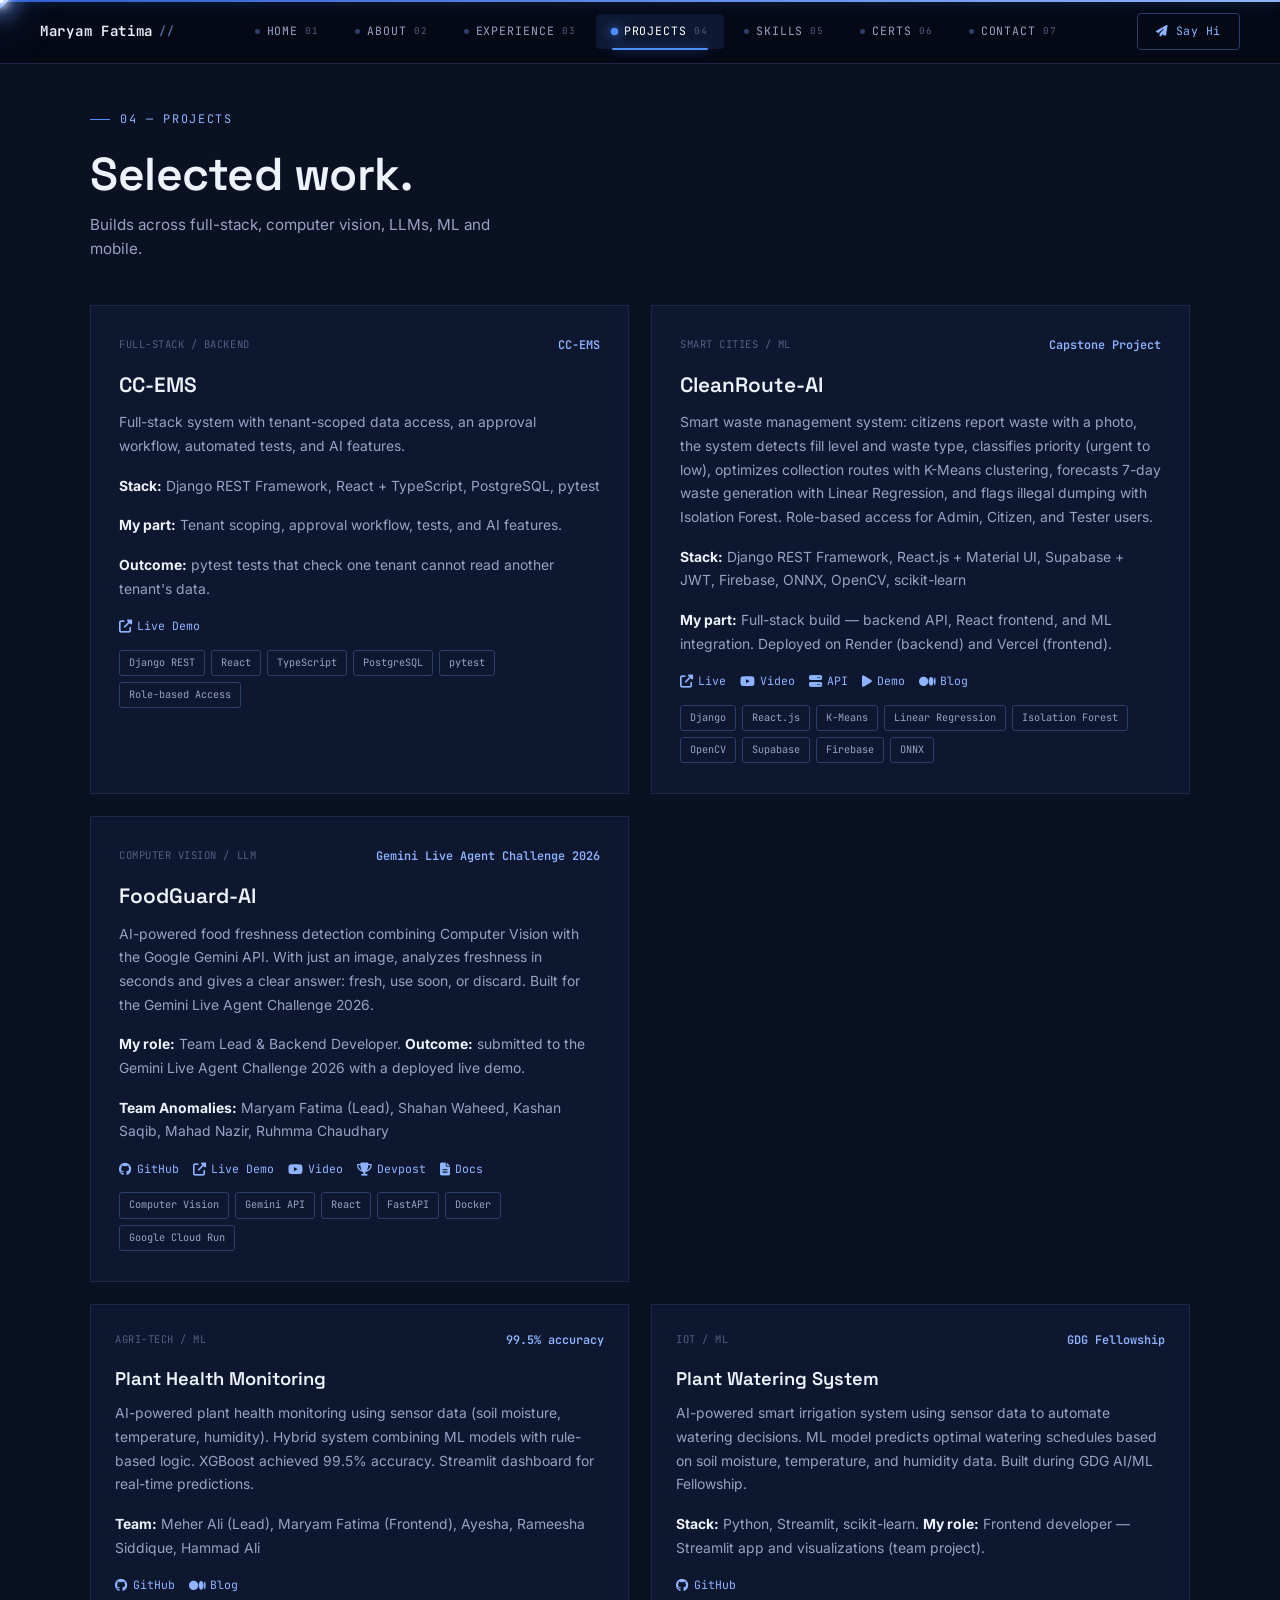
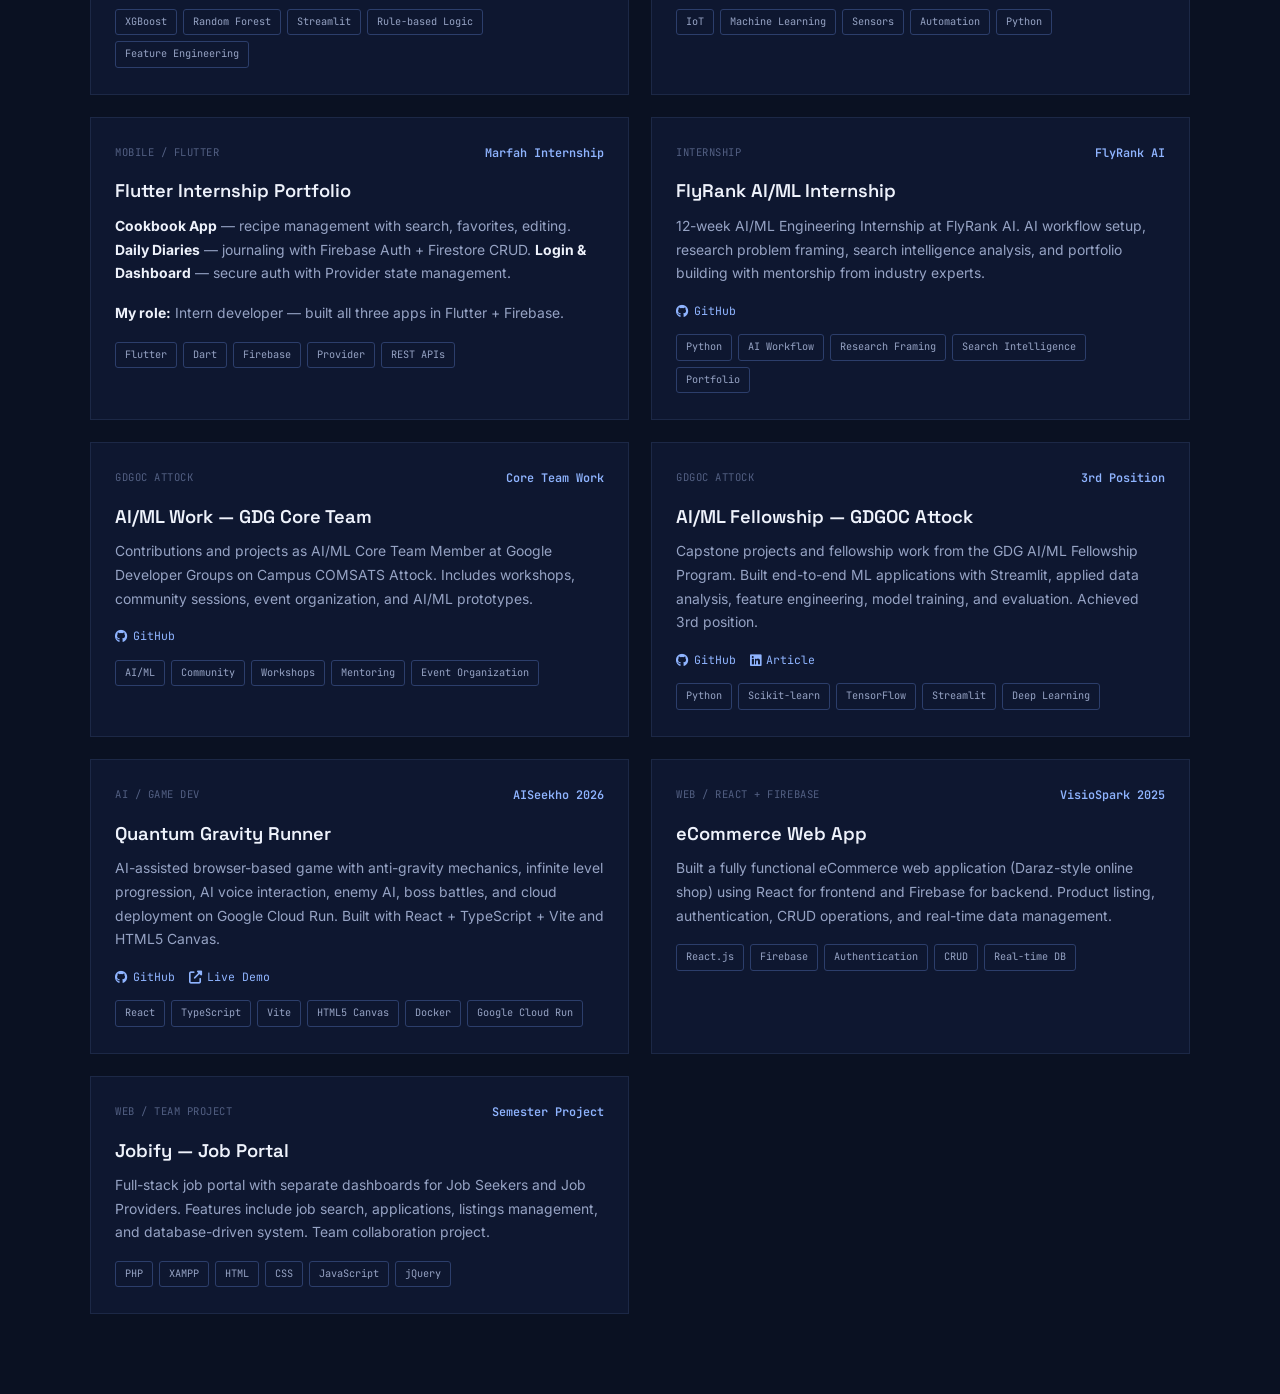
<file: projects.html>
<!DOCTYPE html>
<html lang="en">
<head>
<meta charset="UTF-8" />
<meta name="viewport" content="width=device-width, initial-scale=1.0" />
<title>Projects — Maryam Fatima</title>
<link rel="preconnect" href="https://fonts.googleapis.com">
<link href="https://fonts.googleapis.com/css2?family=Space+Grotesk:wght@400;500;600;700&family=JetBrains+Mono:wght@400;500;600&family=Inter:wght@300;400;500;600;700&display=swap" rel="stylesheet">
<link rel="stylesheet" href="https://cdnjs.cloudflare.com/ajax/libs/font-awesome/6.5.0/css/all.min.css" />
<link rel="stylesheet" href="assets/css/style.css" />
</head>
<body>

<div class="cur-wrap" id="curWrap">
  <div class="cur-halo" id="curHalo"></div>
  <div class="cur-orbit" id="curOrbit"></div>
  <div class="cur-core" id="curCore"></div>
</div>
<div class="cur-trail" id="curTrail"><span></span><span></span><span></span>
</div>
<div class="cur-ring2" id="curRing2"></div>
<div class="cur-label" id="curLabel"></div>

<div class="progress-track"><div class="progress-fill"></div></div>

<nav class="topnav">
  <a href="index.html" class="logo"><span class="logo-Maryam Fatima">Maryam Fatima</span><span class="logo-slash">//</span></a>
  <ul class="navlinks" id="navLinks">
    <li><a href="index.html"><span class="nav-dot"></span> Home <span class="nav-num">01</span></a></li>
    <li><a href="about.html"><span class="nav-dot"></span> About <span class="nav-num">02</span></a></li>
    <li><a href="experience.html"><span class="nav-dot"></span> Experience <span class="nav-num">03</span></a></li>
    <li><a href="projects.html" class="active"><span class="nav-dot"></span> Projects <span class="nav-num">04</span></a></li>
    <li><a href="skills.html"><span class="nav-dot"></span> Skills <span class="nav-num">05</span></a></li>
    <li><a href="certifications.html"><span class="nav-dot"></span> Certs <span class="nav-num">06</span></a></li>
    <li><a href="contact.html"><span class="nav-dot"></span> Contact <span class="nav-num">07</span></a></li>
  </ul>
  <button class="menu-toggle" id="menuToggle" aria-label="Toggle menu">
    <span></span><span></span><span></span>
  </button>
  <a href="contact.html" class="nav-cta"><i class="fas fa-paper-plane"></i> Say Hi</a>
</nav>

<div class="page-content page-projects">
  <div class="container">
    <div class="eyebrow">04 &mdash; Projects</div>
    <div class="sec-head">
      <h2>Selected work.</h2>
      <p>Builds across full-stack, computer vision, LLMs, ML and mobile.</p>
    </div>

    <!-- Featured Projects -->
    <div class="det-grid det-grid-featured">
      <div class="det-card det-card-lg">
        <div class="det-head"><span class="class-label">FULL-STACK / BACKEND</span><span class="conf">CC-EMS</span></div>
        <h3>CC-EMS</h3>
        <p>Full-stack system with tenant-scoped data access, an approval workflow, automated tests, and AI features.</p>
        <p style="margin-top:10px;"><strong style="color:var(--text)">Stack:</strong> Django REST Framework, React + TypeScript, PostgreSQL, pytest</p>
        <p style="margin-top:10px;"><strong style="color:var(--text)">My part:</strong> Tenant scoping, approval workflow, tests, and AI features.</p>
        <p style="margin-top:10px;"><strong style="color:var(--text)">Outcome:</strong> pytest tests that check one tenant cannot read another tenant's data.</p>
        <div class="det-links">
          <a href="https://ccems-demo-4f9a.vercel.app/" target="_blank"><i class="fas fa-external-link-alt"></i> Live Demo</a>
        </div>
        <div class="tags"><span>Django REST</span><span>React</span><span>TypeScript</span><span>PostgreSQL</span><span>pytest</span><span>Role-based Access</span></div>
      </div>
      <div class="det-card det-card-lg">
        <div class="det-head"><span class="class-label">SMART CITIES / ML</span><span class="conf">Capstone Project</span></div>
        <h3>CleanRoute-AI</h3>
        <p>Smart waste management system: citizens report waste with a photo, the system detects fill level and waste type, classifies priority (urgent to low), optimizes collection routes with K-Means clustering, forecasts 7-day waste generation with Linear Regression, and flags illegal dumping with Isolation Forest. Role-based access for Admin, Citizen, and Tester users.</p>
        <p style="margin-top:10px;"><strong style="color:var(--text)">Stack:</strong> Django REST Framework, React.js + Material UI, Supabase + JWT, Firebase, ONNX, OpenCV, scikit-learn</p>
        <p style="margin-top:10px;"><strong style="color:var(--text)">My part:</strong> Full-stack build &mdash; backend API, React frontend, and ML integration. Deployed on Render (backend) and Vercel (frontend).</p>
        <div class="det-links">
        <!-- GitHub link removed until the exposed keys in the repo are rotated:
          <a href="https://github.com/maryam-ca/CleanRoute-AI" target="_blank"><i class="fab fa-github"></i> GitHub</a> -->
          <a href="https://lnkd.in/dfwtBD_w" target="_blank"><i class="fas fa-external-link-alt"></i> Live</a>
          <a href="https://www.youtube.com/watch?v=TIqBNuR2Iog" target="_blank"><i class="fab fa-youtube"></i> Video</a>
          <a href="https://lnkd.in/dCSqRNk5" target="_blank"><i class="fas fa-server"></i> API</a>
          <a href="https://lnkd.in/d2HGxqev" target="_blank"><i class="fas fa-play"></i> Demo</a>
          <a href="https://medium.com/@mminhas1405/cleanroute-ai-intelligent-waste-management-and-smart-route-optimization-system-33472cc58cb7" target="_blank"><i class="fab fa-medium"></i> Blog</a>
        </div>
        <div class="tags"><span>Django</span><span>React.js</span><span>K-Means</span><span>Linear Regression</span><span>Isolation Forest</span><span>OpenCV</span><span>Supabase</span><span>Firebase</span><span>ONNX</span></div>
      </div>
      <div class="det-card det-card-lg">
        <div class="det-head"><span class="class-label">COMPUTER VISION / LLM</span><span class="conf">Gemini Live Agent Challenge 2026</span></div>
        <h3>FoodGuard-AI</h3>
        <p>AI-powered food freshness detection combining Computer Vision with the Google Gemini API. With just an image, analyzes freshness in seconds and gives a clear answer: fresh, use soon, or discard. Built for the Gemini Live Agent Challenge 2026.</p>
        <p style="margin-top:10px;"><strong style="color:var(--text)">My role:</strong> Team Lead &amp; Backend Developer. <strong style="color:var(--text)">Outcome:</strong> submitted to the Gemini Live Agent Challenge 2026 with a deployed live demo.</p>
        <p style="margin-top:10px;"><strong style="color:var(--text)">Team Anomalies:</strong> Maryam Fatima (Lead), Shahan Waheed, Kashan Saqib, Mahad Nazir, Ruhmma Chaudhary</p>
        <div class="det-links">
          <a href="https://github.com/maryam-ca/FoodGuard-AI-" target="_blank"><i class="fab fa-github"></i> GitHub</a>
          <a href="https://food-guard-ai-teal.vercel.app/" target="_blank"><i class="fas fa-external-link-alt"></i> Live Demo</a>
          <a href="https://www.youtube.com/watch?v=2Opr_q1ve28&t=1s" target="_blank"><i class="fab fa-youtube"></i> Video</a>
          <a href="https://lnkd.in/dMYA8Cmb" target="_blank"><i class="fas fa-trophy"></i> Devpost</a>
          <a href="https://lnkd.in/d5MeatcR" target="_blank"><i class="fas fa-file-alt"></i> Docs</a>
        </div>
        <div class="tags"><span>Computer Vision</span><span>Gemini API</span><span>React</span><span>FastAPI</span><span>Docker</span><span>Google Cloud Run</span></div>
      </div>
    </div>

    <!-- More Projects -->
    <div class="det-grid" style="margin-top:22px;">
      <div class="det-card">
        <div class="det-head"><span class="class-label">AGRI-TECH / ML</span><span class="conf">99.5% accuracy</span></div>
        <h3>Plant Health Monitoring</h3>
        <p>AI-powered plant health monitoring using sensor data (soil moisture, temperature, humidity). Hybrid system combining ML models with rule-based logic. XGBoost achieved 99.5% accuracy. Streamlit dashboard for real-time predictions.</p>
        <p style="margin-top:8px;"><strong style="color:var(--text)">Team:</strong> Meher Ali (Lead), Maryam Fatima (Frontend), Ayesha, Rameesha Siddique, Hammad Ali</p>
        <div class="det-links">
          <a href="https://lnkd.in/d35uAkiG" target="_blank"><i class="fab fa-github"></i> GitHub</a>
          <a href="https://medium.com/@mminhas1405/plant-health-intelligence-smart-intervention-system-b688732cbea2" target="_blank"><i class="fab fa-medium"></i> Blog</a>
        </div>
        <div class="tags"><span>XGBoost</span><span>Random Forest</span><span>Streamlit</span><span>Rule-based Logic</span><span>Feature Engineering</span></div>
      </div>
      <div class="det-card">
        <div class="det-head"><span class="class-label">IOT / ML</span><span class="conf">GDG Fellowship</span></div>
        <h3>Plant Watering System</h3>
        <p>AI-powered smart irrigation system using sensor data to automate watering decisions. ML model predicts optimal watering schedules based on soil moisture, temperature, and humidity data. Built during GDG AI/ML Fellowship.</p>
        <p style="margin-top:10px;"><strong style="color:var(--text)">Stack:</strong> Python, Streamlit, scikit-learn. <strong style="color:var(--text)">My role:</strong> Frontend developer &mdash; Streamlit app and visualizations (team project).</p>
        <div class="det-links">
          <a href="https://github.com/maryam-ca/Plant-Watering-System" target="_blank"><i class="fab fa-github"></i> GitHub</a>
        </div>
        <div class="tags"><span>IoT</span><span>Machine Learning</span><span>Sensors</span><span>Automation</span><span>Python</span></div>
      </div>
      <div class="det-card">
        <div class="det-head"><span class="class-label">MOBILE / FLUTTER</span><span class="conf">Marfah Internship</span></div>
        <h3>Flutter Internship Portfolio</h3>
        <p><strong style="color:var(--text)">Cookbook App</strong> &mdash; recipe management with search, favorites, editing. <strong style="color:var(--text)">Daily Diaries</strong> &mdash; journaling with Firebase Auth + Firestore CRUD. <strong style="color:var(--text)">Login &amp; Dashboard</strong> &mdash; secure auth with Provider state management.</p>
        <p style="margin-top:10px;"><strong style="color:var(--text)">My role:</strong> Intern developer &mdash; built all three apps in Flutter + Firebase.</p>
        <div class="tags"><span>Flutter</span><span>Dart</span><span>Firebase</span><span>Provider</span><span>REST APIs</span></div>
      </div>
      <div class="det-card">
        <div class="det-head"><span class="class-label">INTERNSHIP</span><span class="conf">FlyRank AI</span></div>
        <h3>FlyRank AI/ML Internship</h3>
        <p>12-week AI/ML Engineering Internship at FlyRank AI. AI workflow setup, research problem framing, search intelligence analysis, and portfolio building with mentorship from industry experts.</p>
        <div class="det-links">
          <a href="https://github.com/maryam-ca/flyrank-ml-internship-starter" target="_blank"><i class="fab fa-github"></i> GitHub</a>
        </div>
        <div class="tags"><span>Python</span><span>AI Workflow</span><span>Research Framing</span><span>Search Intelligence</span><span>Portfolio</span></div>
      </div>
      <div class="det-card">
        <div class="det-head"><span class="class-label">GDGOC ATTOCK</span><span class="conf">Core Team Work</span></div>
        <h3>AI/ML Work &mdash; GDG Core Team</h3>
        <p>Contributions and projects as AI/ML Core Team Member at Google Developer Groups on Campus COMSATS Attock. Includes workshops, community sessions, event organization, and AI/ML prototypes.</p>
        <div class="det-links">
          <a href="https://github.com/maryam-ca/AI-ML-work" target="_blank"><i class="fab fa-github"></i> GitHub</a>
        </div>
        <div class="tags"><span>AI/ML</span><span>Community</span><span>Workshops</span><span>Mentoring</span><span>Event Organization</span></div>
      </div>
      <div class="det-card">
        <div class="det-head"><span class="class-label">GDGOC ATTOCK</span><span class="conf">3rd Position</span></div>
        <h3>AI/ML Fellowship &mdash; GDGOC Attock</h3>
        <p>Capstone projects and fellowship work from the GDG AI/ML Fellowship Program. Built end-to-end ML applications with Streamlit, applied data analysis, feature engineering, model training, and evaluation. Achieved 3rd position.</p>
        <div class="det-links">
          <a href="https://github.com/maryam-ca/AI-ML-Fellowship-GDGOC-Atk" target="_blank"><i class="fab fa-github"></i> GitHub</a>
          <a href="https://www.linkedin.com/pulse/my-aiml-fellowship-journey-maryam-fatima-maryam-fatima-mhcsf/?trackingId=E9t49R4nntOEdfbAiHZ87A%3D%3D" target="_blank"><i class="fab fa-linkedin"></i> Article</a>
        </div>
        <div class="tags"><span>Python</span><span>Scikit-learn</span><span>TensorFlow</span><span>Streamlit</span><span>Deep Learning</span></div>
      </div>
      <div class="det-card">
        <div class="det-head"><span class="class-label">AI / GAME DEV</span><span class="conf">AISeekho 2026</span></div>
        <h3>Quantum Gravity Runner</h3>
        <p>AI-assisted browser-based game with anti-gravity mechanics, infinite level progression, AI voice interaction, enemy AI, boss battles, and cloud deployment on Google Cloud Run. Built with React + TypeScript + Vite and HTML5 Canvas.</p>
        <div class="det-links">
          <a href="https://github.com/maryam-ca/Quantum-Gravity-Runner" target="_blank"><i class="fab fa-github"></i> GitHub</a>
          <a href="https://lnkd.in/d57xvh_N" target="_blank"><i class="fas fa-external-link-alt"></i> Live Demo</a>
        </div>
        <div class="tags"><span>React</span><span>TypeScript</span><span>Vite</span><span>HTML5 Canvas</span><span>Docker</span><span>Google Cloud Run</span></div>
      </div>
      <div class="det-card">
        <div class="det-head"><span class="class-label">WEB / REACT + FIREBASE</span><span class="conf">VisioSpark 2025</span></div>
        <h3>eCommerce Web App</h3>
        <p>Built a fully functional eCommerce web application (Daraz-style online shop) using React for frontend and Firebase for backend. Product listing, authentication, CRUD operations, and real-time data management.</p>
        <div class="tags"><span>React.js</span><span>Firebase</span><span>Authentication</span><span>CRUD</span><span>Real-time DB</span></div>
      </div>
      <div class="det-card">
        <div class="det-head"><span class="class-label">WEB / TEAM PROJECT</span><span class="conf">Semester Project</span></div>
        <h3>Jobify &mdash; Job Portal</h3>
        <p>Full-stack job portal with separate dashboards for Job Seekers and Job Providers. Features include job search, applications, listings management, and database-driven system. Team collaboration project.</p>
        <div class="tags"><span>PHP</span><span>XAMPP</span><span>HTML</span><span>CSS</span><span>JavaScript</span><span>jQuery</span></div>
      </div>
    </div>
  </div>
</div>

<script src="assets/js/cursor.js"></script>
</body>
</html>
</file>
<file: assets/css/style.css>
:root{
  --bg:#060a16; --bg-alt:#0a1122; --surface:#0e1730; --surface-2:#121d3c;
  --line:#1c2846; --line-bright:#2c3e6b;
  --blue:#4f8cff; --blue-light:#8fb4ff; --blue-deep:#2f5fd1;
  --text:#eef2fb; --text-dim:#96a3c4; --text-dimmer:#525f82;
  --mono:'JetBrains Mono',monospace; --display:'Space Grotesk',sans-serif; --body:'Inter',sans-serif;
}
*{margin:0;padding:0;box-sizing:border-box;}
body{
  background:var(--bg); color:var(--text); font-family:var(--body);
  line-height:1.6; overflow-x:hidden; min-height:100vh; cursor:none;
}
::selection{background:var(--blue); color:#05070f;}
a{color:inherit; text-decoration:none;}
.container{max-width:1180px; margin:0 auto; padding:0 40px; width:100%;}

/* ===== CUSTOM CURSOR ===== */
.cur-wrap{position:fixed; top:0; left:0; width:0; height:0; pointer-events:none; z-index:99999;}
.cur-trail{position:fixed; top:0; left:0; width:0; height:0; pointer-events:none; z-index:99996;}
.cur-trail span{
  position:absolute; top:0; left:0; width:6px; height:6px; margin:-3px 0 0 -3px;
  border-radius:50%;
  background:radial-gradient(circle, rgba(255,255,255,.9) 0%, rgba(143,180,255,.6) 30%, rgba(79,140,255,.2) 60%, transparent 100%);
  box-shadow:0 0 8px 3px rgba(143,180,255,.4);
  will-change:transform, opacity;
}
.cur-halo{
  position:absolute; top:0; left:0; width:60px; height:60px; margin:-30px 0 0 -30px;
  pointer-events:none;
  background:radial-gradient(circle, rgba(143,180,255,.2) 0%, rgba(79,140,255,.08) 40%, transparent 70%);
  animation:haloPulse 2.5s ease-in-out infinite;
}
@keyframes haloPulse{
  0%,100%{transform:scale(1); opacity:.7;}
  50%{transform:scale(1.2); opacity:.4;}
}
.cur-core{
  position:absolute; top:0; left:0; width:18px; height:18px; margin:-9px 0 0 -9px;
  z-index:3; pointer-events:none;
}
.cur-core::before{
  content:''; position:absolute; inset:0;
  background:conic-gradient(from 0deg, #fff, var(--blue-light), var(--blue-deep), var(--blue-light), #fff);
  clip-path:polygon(50% 0%, 100% 50%, 50% 100%, 0% 50%);
  animation:diamondSpin 4s linear infinite;
  filter:brightness(1.2);
  transition:all .25s ease;
}
.cur-core::after{
  content:''; position:absolute; top:50%; left:50%; width:5px; height:5px;
  margin:-2.5px 0 0 -2.5px; background:#fff; border-radius:50%;
  box-shadow:0 0 10px 4px rgba(255,255,255,.95), 0 0 25px 8px rgba(143,180,255,.7), 0 0 50px 14px rgba(79,140,255,.3);
  transition:all .25s ease;
}
@keyframes diamondSpin{to{transform:rotate(360deg);}}
.cur-core.cursor-press::before{
  transform:scale(1.4) rotate(45deg);
  filter:brightness(1.5);
  box-shadow:0 0 30px rgba(143,180,255,.9);
}
.cur-core.cursor-press::after{
  width:7px; height:7px; margin:-3.5px 0 0 -3.5px;
  box-shadow:0 0 15px 6px rgba(255,255,255,1), 0 0 40px 12px rgba(143,180,255,.9);
}
.cur-core.hover::before{
  width:30px; height:30px; margin-left:-15px; margin-top:-15px;
  animation:diamondSpin 2s linear infinite;
  filter:brightness(1.4);
  box-shadow:0 0 40px rgba(143,180,255,.9), 0 0 80px rgba(79,140,255,.4);
}
.cur-core.hover::after{
  width:7px; height:7px; margin:-3.5px 0 0 -3.5px;
  box-shadow:0 0 14px 5px rgba(255,255,255,1), 0 0 35px 10px rgba(143,180,255,.8), 0 0 60px 18px rgba(79,140,255,.3);
}
.cur-orbit{
  position:absolute; top:0; left:0; width:0; height:0; margin:0;
  pointer-events:none; opacity:0;
}
.cur-orbit span{display:none;}
.cur-ring2{
  position:absolute; top:0; left:0; width:0; height:0; border-radius:4px;
  border:1px solid var(--blue-light); pointer-events:none; 
  box-shadow:0 0 20px rgba(79,140,255,.3);
  transform:translate(-50%,-50%); transition:width .35s cubic-bezier(.34,1.56,.64,1), height .35s cubic-bezier(.34,1.56,.64,1), opacity .3s ease;
  opacity:0;
}
body.magnet-active .cur-core{opacity:0;}
body.magnet-active .cur-orbit{opacity:0;}
body.magnet-active .cur-trail{opacity:0;}
body.magnet-active .cur-halo{opacity:0;}
body.magnet-active .cur-ring2{opacity:1;}
.cur-label{
  position:fixed; top:0; left:0; pointer-events:none; z-index:99999; transform:translate(-50%,-50%);
  font-family:var(--mono); font-size:.56rem; letter-spacing:.1em; text-transform:uppercase;
  color:var(--bg); background:var(--blue-light); padding:4px 10px; border-radius:3px;
  opacity:0; transition:opacity .2s ease, transform .2s ease; white-space:nowrap;
  box-shadow:0 4px 20px rgba(143,180,255,.3);
}
.cur-label.show{opacity:1; transform:translate(-50%,-80%);}
.magnetic{transition:transform .25s cubic-bezier(.34,1.56,.64,1);}

/* ===== PAGE TRANSITIONS ===== */
.page-loader{
  position:fixed; inset:0; z-index:999999; background:var(--bg);
  display:flex; align-items:center; justify-content:center;
  transition:opacity .5s ease, visibility .5s ease;
}
.page-loader.loaded{opacity:0; visibility:hidden; pointer-events:none;}
.loader-inner{position:relative; display:flex; flex-direction:column; align-items:center; justify-content:center;}
.loader-ring{
  position:absolute; border-radius:50%; border:1.5px solid transparent;
  animation:loaderSpin 1.5s linear infinite;
}
.loader-ring:nth-child(1){width:70px; height:70px; border-top-color:var(--blue-light); animation-duration:1.2s;}
.loader-ring:nth-child(2){width:52px; height:52px; border-right-color:var(--blue); animation-duration:1.8s; animation-direction:reverse;}
.loader-ring:nth-child(3){width:34px; height:34px; border-bottom-color:var(--blue-light); animation-duration:1s;}
.loader-text{
  font-family:var(--display); font-size:1rem; font-weight:600;
  color:var(--text); position:relative; z-index:1; letter-spacing:-.01em;
}
.loader-sub{
  font-family:var(--mono); font-size:.6rem; letter-spacing:.12em; text-transform:uppercase;
  color:var(--blue-light); position:relative; z-index:1; margin-top:6px; opacity:.8;
}
@keyframes loaderSpin{to{transform:rotate(360deg);}}

body.page-leaving .page-content{
  animation:pageSlideOut .35s ease forwards;
}
@keyframes pageSlideOut{
  0%{opacity:1; transform:translateY(0);}
  100%{opacity:0; transform:translateY(20px);}
}
body.page-visible .page-content{
  animation:pageSlideIn .5s ease forwards;
}
@keyframes pageSlideIn{
  0%{opacity:0; transform:translateY(15px);}
  100%{opacity:1; transform:translateY(0);}
}

/* ===== SCROLL REVEAL ===== */
.scroll-reveal{
  opacity:0; transform:translateY(20px);
  transition:opacity .6s ease, transform .6s cubic-bezier(.22,.9,.3,1);
}
.scroll-reveal.in-view{opacity:1; transform:translateY(0);}
@media (hover:none) and (pointer:coarse){
  body{cursor:auto;}
  .cur-wrap,.cur-trail,.cur-ring2,.cur-label,.cur-halo,.cur-orbit,.cur-core{display:none !important;}
}

/* ===== PROGRESS BAR ===== */
.progress-track{position:fixed; top:0; left:0; width:100%; height:2px; z-index:301; background:rgba(255,255,255,.04);}
.progress-fill{height:100%; width:100%; background:linear-gradient(90deg,var(--blue-deep),var(--blue-light)); box-shadow:0 0 12px rgba(79,140,255,.6);}

/* ===== TOP NAVIGATION BAR ===== */
.topnav{
  position:fixed; top:0; left:0; width:100%; z-index:300;
  background:rgba(6,10,22,.95); backdrop-filter:blur(20px) saturate(1.8);
  border-bottom:1px solid var(--line); padding:0 40px;
  display:flex; align-items:center; justify-content:space-between; height:64px;
}
.topnav .logo{
  font-family:var(--mono); font-weight:600; font-size:.88rem; letter-spacing:.05em; flex-shrink:0;
  display:flex; align-items:center; gap:6px;
}
.topnav .logo .logo-Maryam Fatima{
  color:var(--text); background:rgba(79,140,255,.1); border:1px solid rgba(79,140,255,.25);
  padding:4px 10px; border-radius:4px; font-size:.78rem; transition:.3s;
}
.topnav .logo:hover .logo-Maryam Fatima{background:rgba(79,140,255,.18); border-color:var(--blue); color:#fff;}
.topnav .logo .logo-slash{color:var(--blue-light); font-size:.72rem; opacity:.6;}
.topnav .navlinks{display:flex; align-items:center; gap:4px; list-style:none; margin:0; padding:0;}
.topnav .navlinks li a{
  font-family:var(--mono); font-size:.72rem; letter-spacing:.08em; text-transform:uppercase;
  color:var(--text-dim); padding:8px 16px; border-radius:4px; display:flex; align-items:center;
  gap:7px; transition:.25s; position:relative; white-space:nowrap;
}
.topnav .navlinks li a .nav-num{font-size:.58rem; color:var(--text-dimmer); font-weight:400; transition:.25s;}
.topnav .navlinks li a:hover{color:var(--blue-light); background:rgba(79,140,255,.06);}
.topnav .navlinks li a:hover .nav-num{color:var(--blue);}
.topnav .navlinks li a.active{color:#fff; background:rgba(79,140,255,.12);}
.topnav .navlinks li a.active::after{
  content:''; position:absolute; bottom:-1px; left:16px; right:16px; height:2px;
  background:var(--blue); border-radius:2px; box-shadow:0 0 10px rgba(79,140,255,.6);
}
.topnav .navlinks li a .nav-dot{width:5px; height:5px; border-radius:50%; background:var(--line-bright); transition:.3s; flex-shrink:0;}
.topnav .navlinks li a:hover .nav-dot{background:var(--blue-light); transform:scale(1.3);}
.topnav .navlinks li a.active .nav-dot{background:var(--blue); box-shadow:0 0 8px var(--blue); transform:scale(1.5);}
.topnav .nav-cta{
  font-family:var(--mono); font-size:.72rem; letter-spacing:.05em;
  color:var(--blue-light); border:1px solid var(--line-bright); padding:8px 18px;
  border-radius:4px; cursor:pointer; transition:.25s; display:flex; align-items:center; gap:7px;
  background:transparent; white-space:nowrap;
}
.topnav .nav-cta:hover{border-color:var(--blue); background:rgba(79,140,255,.08);}
.topnav .menu-toggle{display:none; background:none; border:none; cursor:pointer; padding:8px;}
.topnav .menu-toggle span{display:block; width:22px; height:2px; background:var(--text-dim); margin:5px 0; transition:.3s; border-radius:2px;}

/* ===== PAGE CONTENT ===== */
.page-content{
  padding-top:90px; padding-bottom:60px; min-height:100vh;
  will-change:opacity, transform;
}
.page-content .container{padding-top:20px; padding-bottom:20px;}

/* ===== SHARED ===== */
.eyebrow{
  font-family:var(--mono); font-size:.74rem; letter-spacing:.14em; text-transform:uppercase;
  color:var(--blue-light); display:flex; align-items:center; gap:10px; margin-bottom:20px;
}
.eyebrow::before{content:'';width:20px;height:1px;background:var(--blue);}
.sec-head{margin-bottom:44px;}
.sec-head h2{font-family:var(--display); font-weight:600; font-size:clamp(1.9rem,3.6vw,2.9rem); letter-spacing:-.01em; line-height:1.12;}
.sec-head p{color:var(--text-dim); max-width:420px; font-size:.95rem; margin-top:12px;}

/* ===== HOME PAGE ===== */
.home-hero{background:radial-gradient(circle at 80% 15%, rgba(79,140,255,0.12), transparent 45%), radial-gradient(circle at 5% 90%, rgba(79,140,255,0.06), transparent 40%), var(--bg);}
.intro-grid{display:grid; grid-template-columns:1.05fr .95fr; gap:70px; align-items:center; width:100%;}
.intro-copy .kicker{font-family:var(--mono); font-size:.78rem; color:var(--blue-light); letter-spacing:.15em; text-transform:uppercase; margin-bottom:22px; display:flex; align-items:center; gap:10px;}
.blink{display:inline-block; width:8px; height:14px; background:var(--blue); animation:blink 1s steps(1) infinite;}
@keyframes blink{50%{opacity:0;}}
.intro-copy h1{font-family:var(--display); font-weight:700; font-size:clamp(2.6rem,5.4vw,4.4rem); line-height:1.05; letter-spacing:-.02em; margin-bottom:22px;}
.intro-copy h1 .last{color:var(--blue-light);}
.role-line{font-family:var(--mono); font-size:.98rem; color:var(--text-dim); margin-bottom:28px; border-left:2px solid var(--line-bright); padding-left:14px;}
.role-line b{color:var(--text); font-weight:500;}
.intro-desc{color:var(--text-dim); font-size:1rem; max-width:480px; margin-bottom:36px; line-height:1.85;}
.intro-desc strong{color:var(--text); font-weight:500;}
.cta-row{display:flex; gap:16px; flex-wrap:wrap; margin-bottom:46px;}
.btn{font-family:var(--mono); font-size:.8rem; letter-spacing:.04em; padding:14px 28px; border-radius:3px; cursor:pointer; transition:.25s; display:inline-flex; align-items:center; gap:10px;}
.btn-solid{background:var(--blue); color:#05070f; font-weight:600; border:1px solid var(--blue);}
.btn-solid:hover{background:var(--blue-light); border-color:var(--blue-light);}
.btn-ghost{border:1px solid var(--line-bright); color:var(--text-dim);}
.btn-ghost:hover{border-color:var(--blue); color:var(--blue-light);}
.metric-row{display:flex; border-top:1px solid var(--line);}
.metric{padding:20px 30px 0 0; flex:1;}
.metric:not(:last-child){border-right:1px solid var(--line); padding-right:30px; margin-right:30px;}
.metric b{font-family:var(--display); font-size:1.5rem; display:block; color:var(--blue-light);}
.metric span{font-family:var(--mono); font-size:.66rem; color:var(--text-dimmer); letter-spacing:.05em;}
.intro-visual{display:flex; justify-content:center;}
.avatar-frame{position:relative; width:300px;}
.avatar-glow{position:absolute; inset:-30px; background:radial-gradient(circle at 50% 35%, rgba(79,140,255,.16), transparent 65%); pointer-events:none; z-index:0;}
.avatar-photo{
  position:relative; width:100%; aspect-ratio:4/5; border-radius:14px; overflow:hidden; z-index:1;
  border:1px solid var(--line-bright); box-shadow:0 30px 70px rgba(0,0,0,.55), 0 0 0 1px rgba(0,0,0,.2);
  transition:transform .45s cubic-bezier(.34,1.56,.64,1), box-shadow .45s ease;
}
.avatar-photo::after{content:''; position:absolute; inset:0; border-radius:14px; background:linear-gradient(180deg, transparent 55%, rgba(6,10,22,.75) 100%); pointer-events:none;}
.avatar-frame:hover .avatar-photo{transform:translateY(-4px); box-shadow:0 40px 90px rgba(0,0,0,.6), 0 0 60px rgba(79,140,255,.18);}
.avatar-photo img{width:100%; height:100%; object-fit:cover; display:block; transition:transform .6s ease; filter:saturate(1.02);}
.avatar-frame:hover .avatar-photo img{transform:scale(1.05);}
.av-corner{position:absolute; width:22px; height:22px; border:1.5px solid var(--blue-light); opacity:.85; z-index:2; transition:.4s ease;}
.av-corner.tl{top:-9px; left:-9px; border-right:none; border-bottom:none;}
.av-corner.tr{top:-9px; right:-9px; border-left:none; border-bottom:none;}
.av-corner.bl{bottom:-9px; left:-9px; border-right:none; border-top:none;}
.av-corner.br{bottom:-9px; right:-9px; border-left:none; border-top:none;}
.avatar-frame:hover .av-corner{width:28px; height:28px; opacity:1;}
.av-tag{position:absolute; top:16px; left:16px; z-index:2; font-family:var(--mono); font-size:.64rem; letter-spacing:.08em; color:var(--blue-light); background:rgba(6,10,22,.55); border:1px solid rgba(143,180,255,.3); padding:5px 10px; border-radius:3px; backdrop-filter:blur(4px);}
.badge-pill{
  position:absolute; bottom:16px; left:16px; right:16px; z-index:2; background:rgba(6,10,22,.55); border:1px solid rgba(143,180,255,.25);
  padding:11px 16px; border-radius:8px; font-family:var(--mono); font-size:.72rem; color:var(--text);
  display:flex; align-items:center; justify-content:space-between; gap:8px; backdrop-filter:blur(6px);
}
.badge-pill .pname{font-family:var(--display); font-weight:600; font-size:.86rem; color:#fff;}
.badge-pill .prole{display:flex; align-items:center; gap:7px; color:var(--blue-light); font-size:.66rem;}
.badge-pill .pulse{width:6px; height:6px; border-radius:50%; background:var(--blue); box-shadow:0 0 8px var(--blue); animation:pulseDot 1.6s ease-in-out infinite;}
@keyframes pulseDot{0%,100%{opacity:1;}50%{opacity:.3;}}

/* ===== ABOUT ===== */
.page-about{background:var(--bg-alt);}
.about-right{display:flex; flex-direction:column; gap:28px;}
.dossier-meta{font-family:var(--mono); font-size:.82rem;}
.dossier-meta .row{display:flex; justify-content:space-between; padding:14px 0; border-bottom:1px solid var(--line); gap:12px;}
.dossier-meta .row .k{color:var(--text-dimmer); letter-spacing:.05em;}
.dossier-meta .row .v{color:var(--text); text-align:right;}
.dossier-body p{color:var(--text-dim); font-size:1rem; line-height:1.9; margin-bottom:18px;}
.dossier-body strong{color:var(--text); font-weight:500;}
.chip-row{display:flex; flex-wrap:wrap; gap:10px; margin-top:22px;}
.chip{font-family:var(--mono); font-size:.72rem; padding:8px 15px; border:1px solid var(--line-bright); color:var(--text-dim); border-radius:3px; transition:.25s;}
.chip:hover{border-color:var(--blue); color:var(--blue-light); background:rgba(79,140,255,.06);}

/* About Page Photo */
.about-grid{display:grid; grid-template-columns:280px 1fr; gap:50px; align-items:start;}
.about-photo-wrap{position:relative; display:flex; flex-direction:column; align-items:center; gap:14px;}
.about-photo-frame{
  position:relative; width:100%; aspect-ratio:3/4; border-radius:12px; overflow:hidden;
  border:1px solid var(--line-bright);
  box-shadow:0 20px 60px rgba(0,0,0,.5), 0 0 0 1px rgba(0,0,0,.2);
  transition:transform .4s cubic-bezier(.34,1.56,.64,1), box-shadow .4s ease;
}
.about-photo-frame:hover{transform:translateY(-4px); box-shadow:0 30px 80px rgba(0,0,0,.6), 0 0 50px rgba(79,140,255,.15);}
.about-photo-glow{
  position:absolute; inset:-20px; z-index:0; pointer-events:none;
  background:radial-gradient(circle at 50% 35%, rgba(79,140,255,.12), transparent 60%);
}
.about-photo-inner{
  position:absolute; inset:0; z-index:1; overflow:hidden;
}
.about-photo-inner img{
  width:100%; height:100%; object-fit:cover; display:block;
  transition:transform .5s ease;
}
.about-photo-frame:hover .about-photo-inner img{transform:scale(1.04);}
.about-corner{position:absolute; width:18px; height:18px; border:1.5px solid var(--blue-light); opacity:.7; z-index:2; transition:.35s ease;}
.about-corner.tl{top:-7px; left:-7px; border-right:none; border-bottom:none;}
.about-corner.tr{top:-7px; right:-7px; border-left:none; border-bottom:none;}
.about-corner.bl{bottom:-7px; left:-7px; border-right:none; border-top:none;}
.about-corner.br{bottom:-7px; right:-7px; border-left:none; border-top:none;}
.about-photo-frame:hover .about-corner{width:24px; height:24px; opacity:1;}
.about-photo-tag{
  display:flex; align-items:center; gap:8px; font-family:var(--mono); font-size:.72rem;
  color:var(--blue-light); background:rgba(79,140,255,.06); border:1px solid rgba(79,140,255,.2);
  padding:8px 16px; border-radius:6px; width:100%; justify-content:center;
}
.about-photo-tag .pulse{
  width:6px; height:6px; border-radius:50%; background:var(--blue);
  box-shadow:0 0 8px var(--blue); animation:pulseDot 1.6s ease-in-out infinite;
}
@keyframes pulseDot{0%,100%{opacity:1;}50%{opacity:.3;}}

/* ===== EXPERIENCE ===== */
.page-experience{background:var(--bg);}
.log{border-top:1px solid var(--line);}
.log-entry{border-bottom:1px solid var(--line); padding:28px 0; display:grid; grid-template-columns:130px 1fr; gap:26px;}
.log-entry .stamp{font-family:var(--mono); font-size:.74rem; color:var(--blue-light);}
.log-entry .stamp .yr{display:block; font-size:1.5rem; font-family:var(--display); color:var(--text); margin-top:4px;}
.log-entry h3{font-family:var(--display); font-size:1.2rem; font-weight:600; margin-bottom:4px;}
.log-entry .org{font-family:var(--mono); font-size:.76rem; color:var(--text-dim); margin-bottom:12px; display:block;}
.log-entry p{color:var(--text-dim); font-size:.92rem; line-height:1.8; max-width:620px;}
.log-entry .tags{display:flex; gap:8px; flex-wrap:wrap; margin-top:14px;}
.log-entry .tags span{font-family:var(--mono); font-size:.66rem; color:var(--blue-light); border:1px solid var(--line-bright); padding:4px 10px; border-radius:3px;}
.log-entry-detail{padding-left:30px; border-left:2px solid var(--line-bright);}
.log-entry-detail .stamp{font-size:.66rem; color:var(--text-dim);}
.log-entry-detail .stamp .yr{font-size:1.1rem;}
.log-entry-detail h3{font-size:1rem; color:var(--text-dim);}

/* ===== PROJECTS ===== */
.page-projects{background:var(--bg-alt);}
.det-grid{display:grid; grid-template-columns:repeat(2,1fr); gap:22px;}
.det-card{background:var(--surface); border:1px solid var(--line); padding:26px 24px; transition:.3s;}
.det-card:hover{border-color:var(--blue); transform:translateY(-5px); box-shadow:0 20px 50px rgba(0,0,0,.4), 0 0 0 1px rgba(79,140,255,.15);}
.det-card .det-head{display:flex; justify-content:space-between; align-items:flex-start; margin-bottom:14px; gap:10px;}
.det-card .class-label{font-family:var(--mono); font-size:.66rem; color:var(--text-dimmer); letter-spacing:.05em;}
.det-card .conf{font-family:var(--mono); font-size:.74rem; color:var(--blue-light); font-weight:600; text-align:right;}
.det-card h3{font-family:var(--display); font-size:1.15rem; font-weight:600; margin-bottom:9px;}
.det-card p{color:var(--text-dim); font-size:.87rem; line-height:1.7; margin-bottom:16px;}
.det-card .tags{display:flex; flex-wrap:wrap; gap:6px;}
.det-card .tags span{font-family:var(--mono); font-size:.64rem; color:var(--text-dim); border:1px solid var(--line-bright); padding:4px 9px; border-radius:3px;}
.det-grid-featured{grid-template-columns:repeat(2,1fr);}
.det-card-lg{padding:30px 28px;}
.det-card-lg h3{font-size:1.3rem;}
.det-links{display:flex; gap:14px; margin-bottom:14px; flex-wrap:wrap;}
.det-links a{font-family:var(--mono); font-size:.72rem; color:var(--blue-light); text-decoration:none; display:flex; align-items:center; gap:5px; transition:.2s;}
.det-links a:hover{color:var(--text);}
.det-links a i{font-size:.82rem;}

/* ===== SKILLS ===== */
.page-skills{background:var(--bg);}
.spec-grid{display:grid; grid-template-columns:repeat(3,1fr); border-top:1px solid var(--line); border-left:1px solid var(--line);}
.spec-block{border-right:1px solid var(--line); border-bottom:1px solid var(--line); padding:24px 22px;}
.spec-block h4{font-family:var(--mono); font-size:.68rem; letter-spacing:.1em; text-transform:uppercase; color:var(--blue-light); margin-bottom:16px;}
.spec-block .bar-item{margin-bottom:13px;}
.spec-block .bar-item .lbl{display:flex; justify-content:space-between; font-size:.82rem; color:var(--text-dim); margin-bottom:6px;}
.spec-block .bar-track{height:3px; background:var(--line); overflow:hidden;}
.spec-block .bar-fill{height:100%; background:linear-gradient(90deg,var(--blue-deep),var(--blue-light)); width:0%; transition:width 1.2s cubic-bezier(.22,.9,.3,1);}

/* ===== CERTIFICATIONS ===== */
.page-certs{background:var(--bg-alt);}
.cert-grid{display:grid; grid-template-columns:repeat(2,1fr); gap:18px;}
.cert-card{
  background:var(--surface); border:1px solid var(--line); padding:24px 22px;
  display:flex; align-items:flex-start; gap:18px; transition:.3s; cursor:default;
}
.cert-card:hover{border-color:var(--blue); transform:translateY(-3px); box-shadow:0 16px 40px rgba(0,0,0,.35), 0 0 0 1px rgba(79,140,255,.12);}
.cert-icon{
  width:44px; height:44px; flex-shrink:0; display:flex; align-items:center; justify-content:center;
  background:rgba(79,140,255,.08); border:1px solid rgba(79,140,255,.2); border-radius:8px;
  color:var(--blue-light); font-size:1rem;
}
.cert-info{flex:1; min-width:0;}
.cert-info h4{font-family:var(--display); font-size:1rem; font-weight:600; margin-bottom:5px;}
.cert-info p{color:var(--text-dim); font-size:.82rem; line-height:1.6; margin:0;}
.cert-year{
  font-family:var(--mono); font-size:.72rem; color:var(--blue-light); flex-shrink:0;
  background:rgba(79,140,255,.08); border:1px solid rgba(79,140,255,.2);
  padding:4px 10px; border-radius:3px; margin-top:2px;
}

/* Enhanced Certs Page */
.cert-stats{
  display:grid; grid-template-columns:repeat(4,1fr); gap:18px; margin-bottom:50px;
  border-top:1px solid var(--line); border-bottom:1px solid var(--line); padding:28px 0;
}
.cert-stat{text-align:center;}
.cert-stat-num{
  display:block; font-family:var(--display); font-size:2rem; font-weight:700;
  color:var(--blue-light); line-height:1;
}
.cert-stat-label{
  display:block; font-family:var(--mono); font-size:.64rem; letter-spacing:.1em;
  color:var(--text-dimmer); margin-top:8px;
}
.cert-section-head{
  margin-bottom:20px; margin-top:10px;
}
.cert-section-head h3{
  font-family:var(--display); font-size:1.1rem; font-weight:600; color:var(--text);
  display:flex; align-items:center; gap:10px;
}
.cert-section-head h3 i{color:var(--blue); font-size:.9rem;}
.cert-grid-featured{margin-bottom:10px;}
.cert-card-lg{flex-direction:column; align-items:stretch; padding:0; overflow:hidden;}
.cert-card-lg .cert-badge{
  width:100%; height:80px; display:flex; align-items:center; justify-content:center;
  background:linear-gradient(135deg, rgba(79,140,255,.12), rgba(79,140,255,.04));
  border-bottom:1px solid var(--line); font-size:1.8rem; color:var(--blue-light);
}
.cert-card-lg .cert-body{padding:24px 22px;}
.cert-card-wide .cert-body{padding:24px 22px;}
.cert-meta{display:flex; align-items:center; justify-content:space-between; margin-bottom:10px; gap:10px;}
.cert-tag{
  font-family:var(--mono); font-size:.62rem; letter-spacing:.08em; text-transform:uppercase;
  color:var(--blue); background:rgba(79,140,255,.1); padding:3px 8px; border-radius:3px;
}
.cert-body h4{font-family:var(--display); font-size:1.1rem; font-weight:600; margin-bottom:8px;}
.cert-desc{color:var(--text-dim); font-size:.85rem; line-height:1.7; margin-bottom:14px;}
.cert-desc strong{color:var(--text); font-weight:500;}
.cert-highlights{
  display:flex; flex-wrap:wrap; gap:10px; margin-bottom:14px;
}
.cert-highlights span{
  font-family:var(--mono); font-size:.7rem; color:var(--text-dim);
  display:flex; align-items:center; gap:5px;
}
.cert-highlights span i{color:var(--blue); font-size:.6rem;}
.cert-skills{
  display:flex; flex-wrap:wrap; gap:6px; border-top:1px solid var(--line); padding-top:14px;
}
.cert-skills span{
  font-family:var(--mono); font-size:.64rem; color:var(--text-dim);
  border:1px solid var(--line-bright); padding:3px 8px; border-radius:3px;
}
.cert-id{
  font-family:var(--mono); font-size:.68rem; color:var(--text-dimmer);
  margin-bottom:12px; padding:6px 10px; background:rgba(79,140,255,.04);
  border:1px dashed var(--line-bright); border-radius:3px; display:inline-block;
}

/* ===== CONTACT ===== */
.page-contact{background:var(--bg);}
.contact-panel{display:grid; grid-template-columns:1.2fr 0.8fr; gap:44px; align-items:start;}
.contact-form-wrap{display:flex; flex-direction:column; gap:24px;}
.terminal{background:#040711; border:1px solid var(--line-bright); padding:24px 22px; font-family:var(--mono); font-size:.82rem; line-height:1.9;}
.terminal .p1{color:var(--blue-light);}
.terminal .p2{color:var(--text-dim);}
.terminal .out{color:var(--text);}
.contact-form{display:flex; flex-direction:column; gap:16px;}
.form-group{display:flex; flex-direction:column; gap:6px;}
.form-group label{font-family:var(--mono); font-size:.72rem; color:var(--text-dim); letter-spacing:.05em; text-transform:uppercase;}
.form-group input,.form-group textarea{
  background:var(--surface); border:1px solid var(--line); padding:14px 16px;
  font-family:var(--mono); font-size:.84rem; color:var(--text); border-radius:4px;
  transition:.25s; outline:none; resize:vertical;
}
.form-group input:focus,.form-group textarea:focus{border-color:var(--blue); box-shadow:0 0 0 2px rgba(79,140,255,.15);}
.form-group input::placeholder,.form-group textarea::placeholder{color:var(--text-dimmer);}
.form-note{font-family:var(--mono); font-size:.68rem; color:var(--text-dimmer); margin-top:4px;}
.contact-sidebar{display:flex; flex-direction:column; gap:20px;}
.contact-card{background:var(--surface); border:1px solid var(--line); padding:22px 20px; transition:.3s;}
.contact-card:hover{border-color:var(--blue);}
.contact-card h3{font-family:var(--mono); font-size:.72rem; letter-spacing:.1em; text-transform:uppercase; color:var(--blue-light); margin-bottom:16px;}
.contact-links-vertical{display:flex; flex-direction:column; gap:12px;}
.contact-link-item{display:flex; align-items:center; gap:14px; text-decoration:none; padding:10px 12px; border-radius:4px; transition:.25s;}
.contact-link-item:hover{background:rgba(79,140,255,.06);}
.cl-icon{
  width:36px; height:36px; display:flex; align-items:center; justify-content:center;
  border:1px solid var(--line-bright); border-radius:6px; font-size:.84rem;
  color:var(--blue-light); flex-shrink:0;
}
.cl-text{display:flex; flex-direction:column; gap:2px;}
.cl-label{font-family:var(--mono); font-size:.64rem; color:var(--text-dimmer); letter-spacing:.05em; text-transform:uppercase;}
.cl-value{font-family:var(--mono); font-size:.82rem; color:var(--text); transition:.25s;}
.contact-link-item:hover .cl-value{color:var(--blue-light);}
.contact-socials{display:flex; gap:10px; flex-wrap:wrap;}
.social-pill{
  display:flex; align-items:center; gap:6px; padding:8px 16px;
  border:1px solid var(--line-bright); font-family:var(--mono); font-size:.74rem;
  color:var(--text-dim); text-decoration:none; border-radius:4px; transition:.25s;
}
.social-pill:hover{border-color:var(--blue); color:var(--blue-light); background:rgba(79,140,255,.06);}

/* ===== FOOTER ===== */
.site-footer{
  text-align:center; padding:40px 0; font-family:var(--mono); font-size:.72rem;
  color:var(--text-dimmer); letter-spacing:.06em; border-top:1px solid var(--line);
  margin-top:40px;
}
.site-footer span{color:var(--blue);}

/* ===== RESPONSIVE ===== */
@media (max-width:900px){
  .container{padding:0 24px;}
  .topnav{padding:0 20px;}
  .topnav .navlinks{
    position:fixed; top:64px; left:0; width:100%; background:rgba(6,10,22,.98);
    backdrop-filter:blur(20px); flex-direction:column; padding:16px 20px; gap:4px;
    border-bottom:1px solid var(--line); transform:translateY(-100%); opacity:0;
    pointer-events:none; transition:.3s; z-index:299;
  }
  .topnav .navlinks.open{transform:translateY(0); opacity:1; pointer-events:auto;}
  .topnav .navlinks li a{padding:12px 16px; width:100%; justify-content:flex-start;}
  .topnav .nav-cta{display:none;}
  .topnav .menu-toggle{display:block;}
  .intro-grid{grid-template-columns:1fr; text-align:left; gap:40px;}
  .intro-visual{order:-1;}
  .avatar-frame{width:190px; margin:0 auto;}
  .metric-row{flex-wrap:wrap; gap:16px;}
  .metric{flex:1 1 40%; padding-right:0; border-right:none !important; margin-right:0 !important;}
  .about-grid{grid-template-columns:1fr; gap:30px;}
  .about-photo-wrap{max-width:240px; margin:0 auto;}
  .log-entry{grid-template-columns:1fr; gap:10px;}
  .det-grid{grid-template-columns:1fr;}
  .cert-grid{grid-template-columns:1fr;}
  .cert-stats{grid-template-columns:repeat(2,1fr);}
  .spec-grid{grid-template-columns:1fr 1fr;}
  .contact-panel{grid-template-columns:1fr;}
}
</file>
